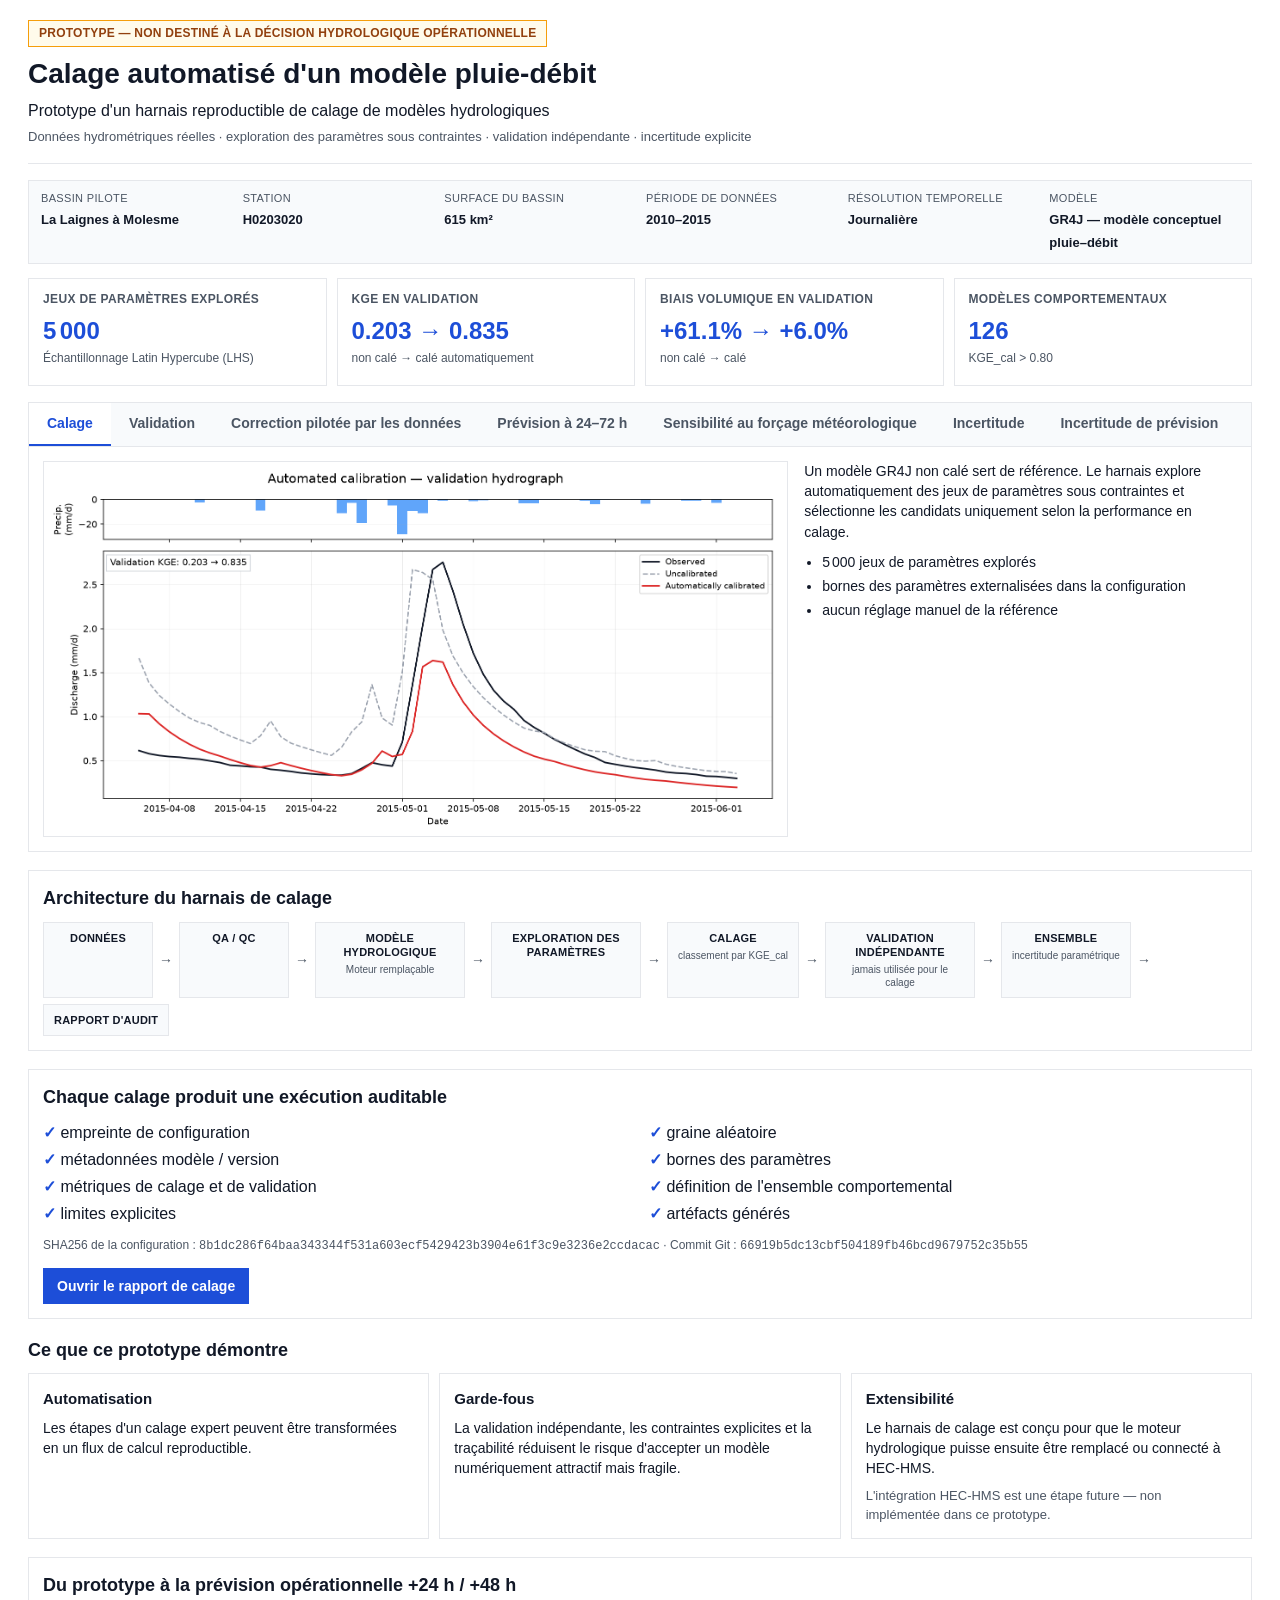
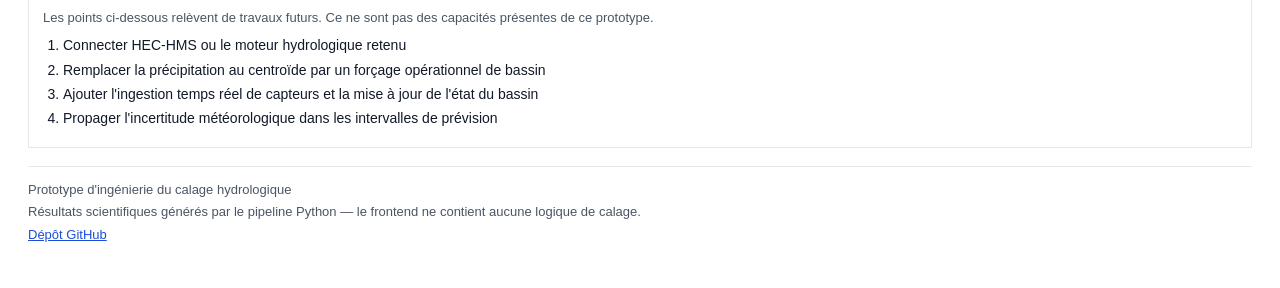
<file: demo/index.html>
<!DOCTYPE html>
<html lang="fr">
<head>
  <meta charset="utf-8" />
  <meta name="viewport" content="width=device-width, initial-scale=1" />
  <title>Calage automatisé d'un modèle pluie-débit</title>
  <link rel="stylesheet" href="style.css" />
</head>
<body>
  <div class="page">
    <header class="hero">
      <div class="badge" id="prototype-badge">PROTOTYPE — NON DESTINÉ À LA DÉCISION HYDROLOGIQUE OPÉRATIONNELLE</div>
      <h1 id="page-title">Calage automatisé d'un modèle pluie-débit</h1>
      <p class="subtitle" id="page-subtitle">
        Prototype d'un harnais reproductible de calage de modèles hydrologiques
      </p>
      <p class="secondary" id="secondary-line">
        Données hydrométriques réelles · exploration des paramètres sous contraintes · validation indépendante · incertitude explicite
      </p>
    </header>

    <section class="basin-context" aria-label="Contexte du bassin">
      <div class="meta-grid">
        <div><span class="label">Bassin pilote</span><strong id="basin-name">—</strong></div>
        <div><span class="label">Station</span><strong id="station-code">—</strong></div>
        <div><span class="label">Surface du bassin</span><strong id="basin-area">—</strong></div>
        <div><span class="label">Période de données</span><strong id="data-period">—</strong></div>
        <div><span class="label">Résolution temporelle</span><strong id="temporal-resolution">—</strong></div>
        <div><span class="label">Modèle</span><strong id="model-label">—</strong></div>
      </div>
    </section>

    <section class="kpi-row" aria-label="Résultats clés">
      <article class="kpi-card">
        <h2>Jeux de paramètres explorés</h2>
        <p class="kpi-value" id="kpi-samples">—</p>
        <p class="kpi-caption">Échantillonnage Latin Hypercube (LHS)</p>
      </article>
      <article class="kpi-card">
        <h2>KGE en validation</h2>
        <p class="kpi-value" id="kpi-kge">—</p>
        <p class="kpi-caption">non calé → calé automatiquement</p>
      </article>
      <article class="kpi-card">
        <h2>Biais volumique en validation</h2>
        <p class="kpi-value" id="kpi-bias">—</p>
        <p class="kpi-caption">non calé → calé</p>
      </article>
      <article class="kpi-card">
        <h2>Modèles comportementaux</h2>
        <p class="kpi-value" id="kpi-behavioral">—</p>
        <p class="kpi-caption" id="kpi-behavioral-caption">KGE_cal &gt; —</p>
      </article>
    </section>

    <section class="story" aria-label="Résultats principaux">
      <div class="tabs" role="tablist">
        <button class="tab active" data-tab="calibration" role="tab" aria-selected="true">Calage</button>
        <button class="tab" data-tab="validation" role="tab" aria-selected="false">Validation</button>
        <button class="tab" data-tab="ml-correction" role="tab" aria-selected="false">Correction pilotée par les données</button>
        <button class="tab" data-tab="forecast-horizons" role="tab" aria-selected="false">Prévision à 24–72 h</button>
        <button class="tab" data-tab="meteo-sensitivity" role="tab" aria-selected="false">Sensibilité au forçage météorologique</button>
        <button class="tab" data-tab="uncertainty" role="tab" aria-selected="false">Incertitude</button>
        <button class="tab" data-tab="forecast-uncertainty" role="tab" aria-selected="false">Incertitude de prévision</button>
      </div>

      <div class="tab-panel active" id="panel-calibration" role="tabpanel">
        <div class="panel-grid">
          <figure>
            <img id="fig-calibration" alt="Impact du calage sur l'hydrogramme de validation" />
          </figure>
          <div class="panel-copy">
            <p>
              Un modèle GR4J non calé sert de référence. Le harnais explore
              automatiquement des jeux de paramètres sous contraintes et sélectionne
              les candidats uniquement selon la performance en calage.
            </p>
            <ul>
              <li id="bullet-samples">— jeux de paramètres explorés</li>
              <li>bornes des paramètres externalisées dans la configuration</li>
              <li>aucun réglage manuel de la référence</li>
            </ul>
          </div>
        </div>
      </div>

      <div class="tab-panel" id="panel-validation" role="tabpanel" hidden>
        <div class="panel-grid">
          <figure>
            <img id="fig-validation" alt="Métriques de calage versus validation indépendante" />
          </figure>
          <div class="panel-copy">
            <p class="callout" id="validation-isolation">
              Les observations de validation ne sont jamais utilisées pour le calage ni pour le classement des paramètres.
            </p>
            <ul>
              <li id="bullet-cal-period">calage : —</li>
              <li id="bullet-val-period">validation : —</li>
              <li>les états du modèle restent continus à la frontière de période</li>
            </ul>
            <p class="highlight">
              Une bonne performance en calage n'est pas acceptée comme preuve
              suffisante de la qualité du modèle.
            </p>
          </div>
        </div>
      </div>

      <div class="tab-panel" id="panel-ml-correction" role="tabpanel" hidden>
        <div class="ml-section" id="ml-correction">
          <header class="ml-header">
            <div>
              <p class="ml-kicker" id="ml-methodology-label">Période de validation · aucun réglage sur la validation</p>
              <h2 id="ml-section-title">CORRECTION PILOTÉE PAR LES DONNÉES</h2>
              <p class="ml-subtitle" id="ml-section-subtitle">
                Une correction statistique peut-elle améliorer un modèle physique calé ?
              </p>
            </div>
            <ol class="ml-pipeline" id="ml-pipeline" aria-label="Séquence méthodologique"></ol>
          </header>

          <p class="ml-scope-note" id="ml-scope-note">
            Expérience de correction résiduelle — la performance opérationnelle de
            prévision dépend de l'horizon et du forçage météorologique.
          </p>

          <div class="ml-grid">
            <div class="ml-primary">
              <h3 class="ml-block-title">Comparaison du KGE en validation</h3>
              <div class="ml-bars" id="ml-kge-bars" role="img" aria-label="KGE en validation par modèle"></div>
              <p class="ml-axis-note">Axe : KGE en validation sur une échelle 0–1 (sans zoom sur le haut de l'échelle).</p>

              <div class="ml-kpi">
                <p class="ml-kpi-value" id="ml-gain-pct">—</p>
                <p class="ml-kpi-label" id="ml-gain-label">—</p>
              </div>

              <div class="ml-steps" id="ml-explanation">
                <article>
                  <h4 id="ml-exp-physical-title">1 — MODÈLE PHYSIQUE</h4>
                  <p id="ml-exp-physical-body">—</p>
                </article>
                <article>
                  <h4 id="ml-exp-residual-title">2 — RÉSIDU</h4>
                  <p class="ml-equation" id="ml-exp-residual-eq">—</p>
                  <p id="ml-exp-residual-body">—</p>
                </article>
                <article>
                  <h4 id="ml-exp-correction-title">3 — CORRECTION PILOTÉE PAR LES DONNÉES</h4>
                  <p id="ml-exp-correction-body">—</p>
                  <p class="ml-equation" id="ml-exp-correction-eq">—</p>
                </article>
              </div>
            </div>

            <aside class="ml-side">
              <div class="ml-acf">
                <h3 id="ml-acf-title">Autocorrélation du résidu</h3>
                <div class="ml-acf-bars" id="ml-acf-bars"></div>
                <p class="ml-acf-caption" id="ml-acf-caption">L'erreur du modèle physique a une mémoire.</p>
              </div>

              <div class="ml-decision">
                <article class="ml-card result">
                  <h3 id="ml-result-heading">Résultat</h3>
                  <p id="ml-result-body">—</p>
                </article>
                <article class="ml-card decision">
                  <h3 id="ml-decision-heading">Décision d'ingénierie</h3>
                  <p id="ml-decision-body">—</p>
                </article>
              </div>

              <div class="ml-arch">
                <h3>Architecture</h3>
                <div class="ml-arch-diagram" aria-hidden="true">
                  <div class="ml-arch-node">Modèle physique <strong>GR4J</strong></div>
                  <div class="ml-arch-arrow">↓</div>
                  <div class="ml-arch-node">Prévision physique</div>
                  <div class="ml-arch-arrow">↓</div>
                  <div class="ml-arch-node">Erreur résiduelle</div>
                  <div class="ml-arch-arrow">↓</div>
                  <div class="ml-arch-node accent" id="ml-residual-layer-label">
                    Correction pilotée par les données<br /><small>Couche statistique / ML simple</small>
                  </div>
                  <div class="ml-arch-arrow">↓</div>
                  <div class="ml-arch-node strong">Prévision hybride</div>
                </div>
                <p class="ml-arch-caption" id="ml-arch-caption">—</p>
              </div>

              <div class="ml-guardrails">
                <h3>Garde-fous méthodologiques</h3>
                <ul class="checklist" id="ml-guardrails-list"></ul>
              </div>
            </aside>
          </div>
        </div>
      </div>

      <div class="tab-panel" id="panel-forecast-horizons" role="tabpanel" hidden>
        <div class="fh-section" id="forecast-horizons">
          <div class="fh-oracle-banner" role="note">
            <p class="fh-oracle-title" id="fh-oracle-title">FORÇAGE MÉTÉOROLOGIQUE ORACLE</p>
            <p class="fh-oracle-body" id="fh-oracle-body">—</p>
            <p class="fh-oracle-emphasis" id="fh-oracle-emphasis">—</p>
          </div>

          <header class="fh-header">
            <div>
              <h2 id="fh-section-title">PRÉVISION À 24, 48 ET 72 HEURES</h2>
              <p class="fh-subtitle" id="fh-section-subtitle">—</p>
            </div>
            <p class="fh-scope-note" id="fh-scope-note">—</p>
          </header>

          <div class="fh-grid">
            <div class="fh-primary">
              <h3 class="fh-block-title" id="fh-chart-title">KGE en validation</h3>
              <div class="fh-chart-wrap">
                <svg id="fh-kge-chart" class="fh-chart" viewBox="0 0 320 140" role="img" aria-label="KGE en validation par horizon"></svg>
                <ul class="fh-legend" id="fh-legend"></ul>
              </div>
              <p class="fh-axis-note" id="fh-axis-note">—</p>

              <div class="fh-kpi-row" id="fh-kpi-cards"></div>

              <div class="fh-degradation">
                <h3>Correction de persistance</h3>
                <p class="fh-deg-range">+24 h → +72 h</p>
                <p class="fh-deg-value">Perte de KGE ≈ <strong id="fh-deg-loss">—</strong></p>
                <p class="fh-deg-caption" id="fh-deg-caption">—</p>
              </div>

              <div class="fh-equation">
                <p class="ml-equation" id="fh-eq-hybrid">—</p>
                <p class="ml-equation" id="fh-eq-persistence">—</p>
                <p class="ml-equation" id="fh-eq-residual">—</p>
                <p class="fh-eq-note" id="fh-eq-note">—</p>
              </div>
            </div>

            <aside class="fh-side">
              <div class="fh-acf">
                <h3 id="fh-acf-title">Autocorrélation du résidu</h3>
                <div class="ml-acf-bars" id="fh-acf-bars"></div>
                <p class="ml-acf-caption" id="fh-acf-explanation">—</p>
              </div>

              <div class="fh-arch">
                <h3>Architecture à l'origine de prévision</h3>
                <div class="fh-arch-diagram" aria-hidden="true">
                  <div class="ml-arch-node strong">origine de prévision t</div>
                  <div class="fh-arch-fork">
                    <div class="fh-arch-col">
                      <div class="ml-arch-node">État hydrologique à t</div>
                      <div class="ml-arch-arrow">↓</div>
                      <div class="ml-arch-node accent">Précipitations futures<br /><small>P ORACLE dans cette expérience</small></div>
                      <div class="ml-arch-arrow">↓</div>
                      <div class="ml-arch-node">GR4J → Qphysical(t+h)</div>
                    </div>
                    <div class="fh-arch-col">
                      <div class="ml-arch-node">résidu observé e(t)</div>
                      <div class="ml-arch-arrow">↓</div>
                      <div class="ml-arch-node">ê_h(t)</div>
                    </div>
                  </div>
                  <div class="ml-arch-arrow">↓</div>
                  <div class="ml-arch-node accent">correction résiduelle</div>
                  <div class="ml-arch-arrow">↓</div>
                  <div class="ml-arch-node strong">Qhybrid(t+h)</div>
                  <div class="fh-horizon-tags">
                    <span>24 h</span><span>48 h</span><span>72 h</span>
                  </div>
                </div>
                <p class="ml-arch-caption" id="fh-arch-caption">—</p>
              </div>

              <div class="fh-highflow">
                <h3>MAE haut débit</h3>
                <p class="fh-hf-note" id="fh-hf-threshold-note">—</p>
                <div id="fh-highflow-table"></div>
                <p class="fh-hf-interp" id="fh-hf-interpretation">—</p>
              </div>

              <div class="ml-decision">
                <article class="ml-card result">
                  <h3 id="fh-result-heading">Résultat</h3>
                  <p id="fh-result-body">—</p>
                </article>
                <article class="ml-card decision">
                  <h3 id="fh-complexity-heading">Complexité du modèle</h3>
                  <p id="fh-complexity-body">—</p>
                </article>
                <article class="ml-card next">
                  <h3 id="fh-next-heading">Question suivante</h3>
                  <p id="fh-next-body">—</p>
                </article>
              </div>
            </aside>
          </div>
        </div>
      </div>

      <div class="tab-panel" id="panel-meteo-sensitivity" role="tabpanel" hidden>
        <div class="ms-section" id="meteo-sensitivity">
          <div class="ms-banner" role="note">
            <p class="ms-banner-title" id="ms-banner-title">ANALYSE DE SENSIBILITÉ SYNTHÉTIQUE AU FORÇAGE MÉTÉOROLOGIQUE</p>
            <p class="ms-banner-body" id="ms-banner-body">—</p>
            <p class="ms-banner-emphasis" id="ms-banner-emphasis">NE CONSTITUE PAS UNE ÉVALUATION D'UN SYSTÈME RÉEL DE PRÉVISION MÉTÉOROLOGIQUE</p>
          </div>

          <header class="ms-header">
            <div>
              <h2 id="ms-section-title">SENSIBILITÉ AU FORÇAGE MÉTÉOROLOGIQUE</h2>
              <p class="ms-subtitle" id="ms-section-subtitle">—</p>
            </div>
            <p class="ms-disclaimer" id="ms-disclaimer">—</p>
          </header>

          <div class="ms-scenario-row" id="ms-scenario-cards"></div>
          <details class="ms-details">
            <summary>Méthodologie des perturbations (paramètres synthétiques)</summary>
            <pre id="ms-method-details">—</pre>
          </details>

          <div class="ms-grid">
            <div class="ms-primary">
              <h3 class="fh-block-title" id="ms-chart-title">GR4J physique — KGE en validation</h3>
              <div class="fh-chart-wrap">
                <svg id="ms-kge-chart" class="fh-chart" viewBox="0 0 320 140" role="img" aria-label="KGE physique par scénario météo"></svg>
                <ul class="fh-legend" id="ms-legend"></ul>
              </div>
              <p class="fh-axis-note" id="ms-axis-note">—</p>

              <div class="ms-hero" id="ms-hero">
                <h3 id="ms-hero-label">—</h3>
                <div class="ms-hero-grid">
                  <div><span>Oracle</span><strong id="ms-hero-oracle">—</strong></div>
                  <div><span>Fort</span><strong id="ms-hero-strong">—</strong></div>
                  <div><span>ΔKGE</span><strong id="ms-hero-delta">—</strong></div>
                </div>
                <p id="ms-hero-statement">—</p>
              </div>

              <div class="fh-kpi-row" id="ms-loss-cards"></div>
              <p class="ms-loss-label" id="ms-loss-label">—</p>

              <div class="ms-mc">
                <h3>Monte Carlo — forçage fort · +72 h · physique</h3>
                <div class="ms-mc-band" id="ms-mc-band" aria-label="KGE p10 médiane p90"></div>
                <p class="ms-mc-stats">
                  p10 <strong id="ms-mc-p10">—</strong>
                  · médiane <strong id="ms-mc-median">—</strong>
                  · p90 <strong id="ms-mc-p90">—</strong>
                  · étendue <strong id="ms-mc-spread">—</strong>
                </p>
                <p class="ms-mc-caption" id="ms-mc-caption-n">—</p>
                <p class="ms-mc-caption" id="ms-mc-caption-spread">—</p>
              </div>

              <div class="ms-persist">
                <h3>Persistance du résidu sous forçage imparfait</h3>
                <div id="ms-persist-table"></div>
                <p class="fh-hf-interp" id="ms-persist-interp">—</p>
              </div>
            </div>

            <aside class="ms-side">
              <div class="ms-complexity">
                <h3 id="ms-complexity-heading">Complexité du modèle</h3>
                <p id="ms-complexity-body">—</p>
                <p class="ms-complexity-metric">
                  max |Ridge − Persistance| KGE =
                  <strong id="ms-ridge-max">—</strong>
                </p>
                <p class="ms-mc-caption" id="ms-complexity-footnote">—</p>
              </div>

              <div class="ms-scale">
                <h3 id="ms-scale-title">SOURCE DE VARIABILITÉ</h3>
                <p class="ms-scale-sub" id="ms-scale-subtitle">—</p>
                <div class="ms-scale-row">
                  <span id="ms-scale-meteo-label">Météo synthétique</span>
                  <div class="ms-scale-track"><div class="ms-scale-fill meteo" id="ms-scale-meteo-bar"></div></div>
                  <strong id="ms-scale-meteo-val">—</strong>
                </div>
                <div class="ms-scale-row">
                  <span id="ms-scale-resid-label">Modèle résiduel</span>
                  <div class="ms-scale-track"><div class="ms-scale-fill resid" id="ms-scale-resid-bar"></div></div>
                  <strong id="ms-scale-resid-val">—</strong>
                </div>
                <p class="ms-mc-caption" id="ms-scale-note">—</p>
              </div>

              <div class="ms-highflow">
                <h3>MAE haut débit · Oracle vs Fort</h3>
                <p class="fh-hf-note" id="ms-hf-threshold">—</p>
                <div id="ms-highflow-table"></div>
                <p class="fh-hf-interp" id="ms-hf-interp">—</p>
              </div>

              <div class="ms-arch">
                <h3>Chaîne de prévision STRYMO</h3>
                <div class="ms-arch-diagram" aria-hidden="true">
                  <div class="ml-arch-node">Q temps réel</div>
                  <div class="ml-arch-arrow">↓</div>
                  <div class="ml-arch-node">État hydrologique</div>
                  <div class="ms-nwp-box">
                    <div class="ml-arch-node accent">NWP / QPF</div>
                    <p class="ms-nwp-label" id="ms-nwp-label">SOURCE D'INCERTITUDE MAJEURE</p>
                  </div>
                  <div class="ml-arch-arrow">↓</div>
                  <div class="ml-arch-node">Modèle physique → Q physique</div>
                  <div class="ml-arch-arrow">↓</div>
                  <div class="ml-arch-node">Correction résiduelle</div>
                  <div class="ml-arch-arrow">↓</div>
                  <div class="ml-arch-node strong">Prévision ponctuelle +24 / +48 / +72 h</div>
                </div>
                <p class="ml-arch-caption" id="ms-arch-caption">—</p>
              </div>

              <div class="ml-decision">
                <article class="ml-card result">
                  <h3 id="ms-result-heading">Résultat</h3>
                  <p id="ms-result-body">—</p>
                </article>
                <article class="ml-card decision">
                  <h3 id="ms-eng-heading">Décision d'ingénierie</h3>
                  <p id="ms-eng-body">—</p>
                </article>
                <article class="ml-card decision">
                  <h3 id="ms-ml-heading">Décision ML</h3>
                  <p id="ms-ml-body">—</p>
                </article>
                <article class="ml-card next">
                  <h3 id="ms-next-heading">Question suivante</h3>
                  <p id="ms-next-body">—</p>
                  <p class="ms-next-lead" id="ms-next-lead">—</p>
                </article>
              </div>
            </aside>
          </div>
        </div>
      </div>

      <div class="tab-panel" id="panel-uncertainty" role="tabpanel" hidden>
        <div class="panel-grid">
          <figure>
            <img id="fig-uncertainty" alt="Enveloppe d'incertitude paramétrique en validation" />
          </figure>
          <div class="panel-copy">
            <p id="behavioral-envelope">
              L'enveloppe comportementale représente uniquement la dispersion paramétrique.
            </p>
            <ul>
              <li id="bullet-behavioral">— jeux de paramètres comportementaux</li>
              <li id="bullet-coverage">Couverture empirique en validation : —</li>
              <li id="bullet-envelope">q05–q95 N'EST PAS un intervalle de prédiction calibré à 90 %</li>
            </ul>
            <p class="warning" id="parametric-limitation">
              N'inclut pas les incertitudes liées aux précipitations, aux observations,
              à l'état initial ni à la structure du modèle.
            </p>
          </div>
        </div>
      </div>

      <div class="tab-panel" id="panel-forecast-uncertainty" role="tabpanel" hidden>
        <div class="fu-section" id="forecast-uncertainty">
          <header class="fu-top">
            <div>
              <h2 id="fu-section-title">INCERTITUDE DE PRÉVISION</h2>
              <p class="fu-subtitle" id="fu-section-subtitle">—</p>
            </div>
            <div class="fu-nominal-box">
              <div>
                <span class="fu-kicker">Couverture nominale</span>
                <strong id="fu-target">90%</strong>
              </div>
              <div>
                <span class="fu-kicker">Couverture empirique</span>
                <strong class="fu-emp-label">sur validation non utilisée pour le calage</strong>
              </div>
            </div>
          </header>
          <p class="fu-calib-note" id="fu-calib-note">—</p>
          <p class="fu-central" id="fu-central">—</p>
          <div class="fu-rs-row">
            <p id="fu-reliability-def">—</p>
            <p id="fu-sharpness-def">—</p>
          </div>

          <div class="fu-grid">
            <div class="fu-primary">
              <h3 class="fh-block-title">Couverture à 90 % — forçage oracle</h3>
              <p class="fu-target-line">CIBLE = <strong id="fu-target-inline">90%</strong></p>
              <div id="fu-coverage-bars" class="fu-coverage-bars"></div>

              <div class="fu-method-cards" id="fu-method-cards"></div>

              <div class="fu-hero">
                <p class="fu-pref-label" id="fu-pref-label">préféré après comparaison en validation</p>
                <h3>+24 h · <span id="fu-hero-method">—</span></h3>
                <div class="fu-hero-grid">
                  <div><span>NOMINALE</span><strong id="fu-hero-nominal">—</strong></div>
                  <div><span>EMPIRIQUE</span><strong id="fu-hero-empirical">—</strong></div>
                  <div><span>LARGEUR MOYENNE</span><strong id="fu-hero-width">—</strong></div>
                </div>
                <p>Erreur de couverture : <strong id="fu-hero-error">—</strong></p>
                <p class="fu-caveat" id="fu-hero-caveat">—</p>
              </div>

              <div class="fu-before-after">
                <div class="fu-ba-col">
                  <h4>Dispersion paramétrique</h4>
                  <p>ensemble comportemental q05–q95</p>
                  <p class="fu-ba-cov">couverture empirique ≈ <strong id="fu-ba-before">—</strong></p>
                </div>
                <div class="fu-ba-arrow">↓</div>
                <div class="fu-ba-col">
                  <h4>Incertitude prédictive</h4>
                  <p id="fu-ba-method">—</p>
                  <p class="fu-ba-cov">couverture empirique ≈ <strong id="fu-ba-after">—</strong></p>
                </div>
                <p class="fu-ba-caption" id="fu-ba-caption">—</p>
                <p class="fu-ba-note" id="fu-ba-note">—</p>
              </div>

              <div class="fu-reliability">
                <h3>Diagnostic de fiabilité</h3>
                <p id="fu-rel-explain">—</p>
                <figure class="fu-figure" id="fu-rel-figure-wrap" hidden>
                  <img id="fu-rel-figure" alt="Diagramme de fiabilité" />
                </figure>
                <div id="fu-rel-points" class="fu-rel-points"></div>
              </div>

              <div class="fu-sharpness">
                <h3>Précision de l'intervalle à +24 h (nominale 90 %)</h3>
                <div id="fu-sharp-table"></div>
                <p class="fu-note" id="fu-sharp-note">—</p>
              </div>
            </div>

            <aside class="fu-side">
              <div class="fu-regime-warn" role="alert">
                <h3>⚠ <span id="fu-regime-title">DÉPENDANCE AU RÉGIME HYDROLOGIQUE</span></h3>
                <p id="fu-regime-warning">—</p>
                <div class="fu-regime-grid">
                  <div><span>GLOBALE</span><strong id="fu-reg-overall">—</strong></div>
                  <div class="is-bad"><span>HAUT DÉBIT</span><strong id="fu-reg-high">—</strong></div>
                  <div><span>DÉBIT NORMAL</span><strong id="fu-reg-normal">—</strong></div>
                  <div><span>ÉTIAGE</span><strong id="fu-reg-low">—</strong></div>
                </div>
                <p class="fu-note" id="fu-reg-threshold">—</p>
                <p id="fu-regime-why">—</p>
              </div>

              <div class="fu-extremes">
                <h3>Audit des événements extrêmes (+24 h)</h3>
                <div id="fu-extreme-table"></div>
              </div>

              <div class="fu-meteo">
                <h3>Oracle vs forçage modéré</h3>
                <div id="fu-meteo-table"></div>
                <p id="fu-meteo-msg">—</p>
                <p class="fu-note" id="fu-meteo-follow">—</p>
              </div>

              <div class="fu-sources">
                <h3 id="fu-sources-heading">—</h3>
                <div id="fu-sources-list"></div>
                <p class="fu-note" id="fu-sources-future">—</p>
              </div>

              <div class="fu-arch">
                <h3>Chaîne STRYMO finale</h3>
                <div class="fu-arch-diagram" aria-hidden="true">
                  <div class="ml-arch-node">OBSERVATIONS → QUALITÉ DES DONNÉES → MISE À JOUR DE L'ÉTAT</div>
                  <div class="ms-nwp-box">
                    <div class="ml-arch-node accent">NWP / QPF RÉELS</div>
                  </div>
                  <div class="ml-arch-arrow">↓</div>
                  <div class="ml-arch-node">MODÈLE PHYSIQUE → Q PHYSIQUE</div>
                  <div class="ml-arch-arrow">↓</div>
                  <div class="ml-arch-node">CORRECTION RÉSIDUELLE → PRÉVISION PONCTUELLE</div>
                  <div class="ml-arch-arrow">↓</div>
                  <div class="ml-arch-node accent">CALIBRATION DE L'INCERTITUDE</div>
                  <div class="ml-arch-arrow">↓</div>
                  <div class="ml-arch-node strong">INTERVALLE DE PRÉDICTION → STRYMO</div>
                </div>
                <p class="ml-arch-caption" id="fu-arch-caption">—</p>
              </div>

              <div class="ml-decision">
                <article class="ml-card result">
                  <h3 id="fu-result-heading">Résultat</h3>
                  <p id="fu-result-body">—</p>
                </article>
                <article class="ml-card decision">
                  <h3 id="fu-decision-heading">Décision</h3>
                  <p id="fu-decision-body">—</p>
                </article>
                <article class="ml-card decision">
                  <h3 id="fu-limit-heading">Limite</h3>
                  <p id="fu-limit-body">—</p>
                </article>
              </div>

              <p class="fu-takeaway" id="fu-takeaway">—</p>
            </aside>
          </div>
        </div>
      </div>
    </section>

    <section class="architecture" aria-label="Architecture">
      <h2>Architecture du harnais de calage</h2>
      <div class="arch-strip">
        <div class="arch-node"><strong>DONNÉES</strong></div>
        <span class="arch-arrow">→</span>
        <div class="arch-node"><strong>QA / QC</strong></div>
        <span class="arch-arrow">→</span>
        <div class="arch-node">
          <strong>MODÈLE HYDROLOGIQUE</strong>
          <small>Moteur remplaçable</small>
        </div>
        <span class="arch-arrow">→</span>
        <div class="arch-node"><strong>EXPLORATION DES PARAMÈTRES</strong></div>
        <span class="arch-arrow">→</span>
        <div class="arch-node">
          <strong>CALAGE</strong>
          <small>classement par KGE_cal</small>
        </div>
        <span class="arch-arrow">→</span>
        <div class="arch-node">
          <strong>VALIDATION INDÉPENDANTE</strong>
          <small>jamais utilisée pour le calage</small>
        </div>
        <span class="arch-arrow">→</span>
        <div class="arch-node">
          <strong>ENSEMBLE</strong>
          <small>incertitude paramétrique</small>
        </div>
        <span class="arch-arrow">→</span>
        <div class="arch-node"><strong>RAPPORT D'AUDIT</strong></div>
      </div>
    </section>

    <section class="audit" aria-label="Traçabilité">
      <h2>Chaque calage produit une exécution auditable</h2>
      <ul class="checklist">
        <li>empreinte de configuration</li>
        <li>graine aléatoire</li>
        <li>métadonnées modèle / version</li>
        <li>bornes des paramètres</li>
        <li>métriques de calage et de validation</li>
        <li>définition de l'ensemble comportemental</li>
        <li>limites explicites</li>
        <li>artéfacts générés</li>
      </ul>
      <p class="meta-line">
        SHA256 de la configuration : <code id="config-hash">—</code>
        · Commit Git : <code id="git-commit">—</code>
      </p>
      <a class="button" id="report-link" href="assets/rapport_calage.html">Ouvrir le rapport de calage</a>
    </section>

    <section class="proves" aria-label="Ce que ce prototype démontre">
      <h2>Ce que ce prototype démontre</h2>
      <div class="three-cards">
        <article>
          <h3>Automatisation</h3>
          <p>
            Les étapes d'un calage expert peuvent être transformées en un flux
            de calcul reproductible.
          </p>
        </article>
        <article>
          <h3>Garde-fous</h3>
          <p>
            La validation indépendante, les contraintes explicites et la traçabilité
            réduisent le risque d'accepter un modèle numériquement attractif mais fragile.
          </p>
        </article>
        <article>
          <h3>Extensibilité</h3>
          <p>
            Le harnais de calage est conçu pour que le moteur hydrologique puisse
            ensuite être remplacé ou connecté à HEC-HMS.
          </p>
          <p class="note">L'intégration HEC-HMS est une étape future — non implémentée dans ce prototype.</p>
        </article>
      </div>
    </section>

    <section class="next-step" aria-label="Étape suivante vers le système cible">
      <h2>Du prototype à la prévision opérationnelle +24 h / +48 h</h2>
      <p class="note">
        Les points ci-dessous relèvent de travaux futurs. Ce ne sont pas des
        capacités présentes de ce prototype.
      </p>
      <ol>
        <li>Connecter HEC-HMS ou le moteur hydrologique retenu</li>
        <li>Remplacer la précipitation au centroïde par un forçage opérationnel de bassin</li>
        <li>Ajouter l'ingestion temps réel de capteurs et la mise à jour de l'état du bassin</li>
        <li>Propager l'incertitude météorologique dans les intervalles de prévision</li>
      </ol>
    </section>

    <footer class="footer">
      <p>Prototype d'ingénierie du calage hydrologique</p>
      <p>
        Résultats scientifiques générés par le pipeline Python — le frontend ne
        contient aucune logique de calage.
      </p>
      <p>
        <a id="github-link" href="#" rel="noopener noreferrer">Dépôt GitHub</a>
        <span id="github-placeholder" hidden>URL GitHub non configurée</span>
      </p>
    </footer>

    <p id="load-error" class="load-error" hidden></p>
  </div>
  <script src="app.js"></script>
</body>
</html>
</file>
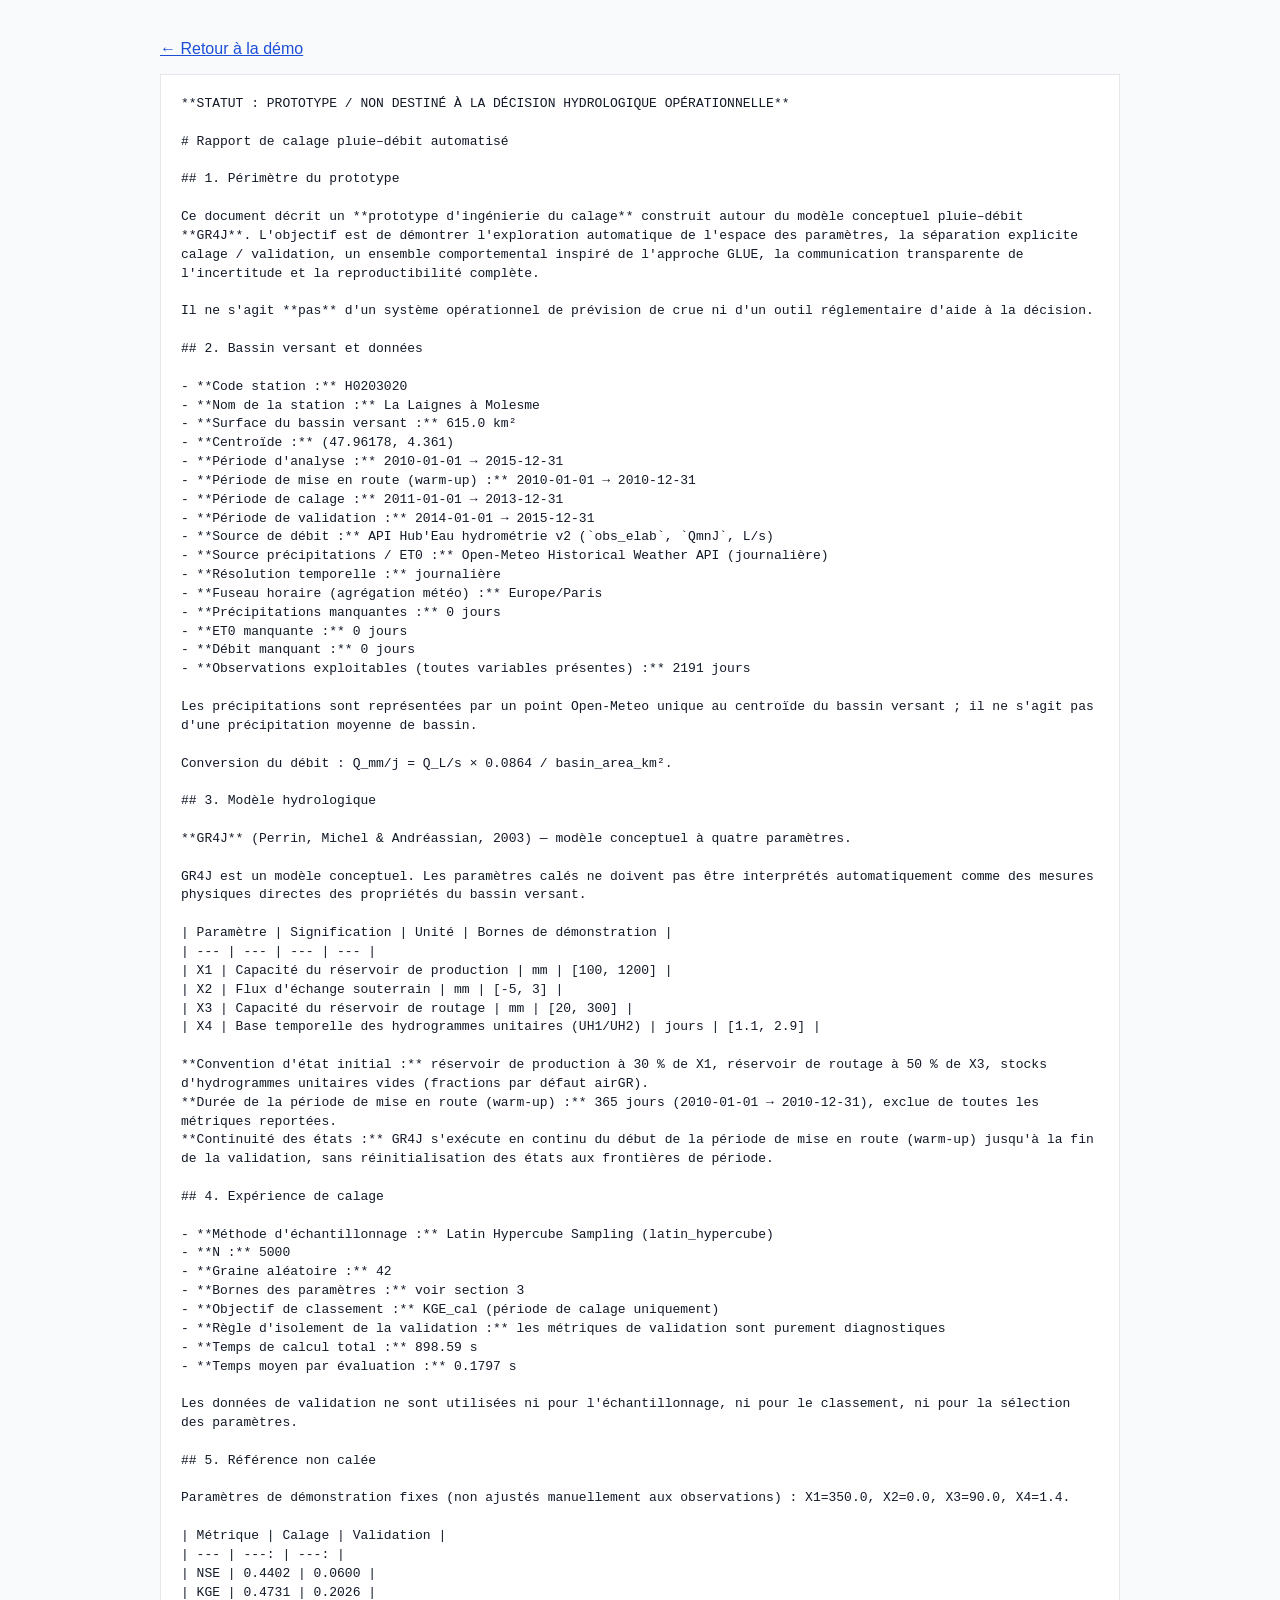
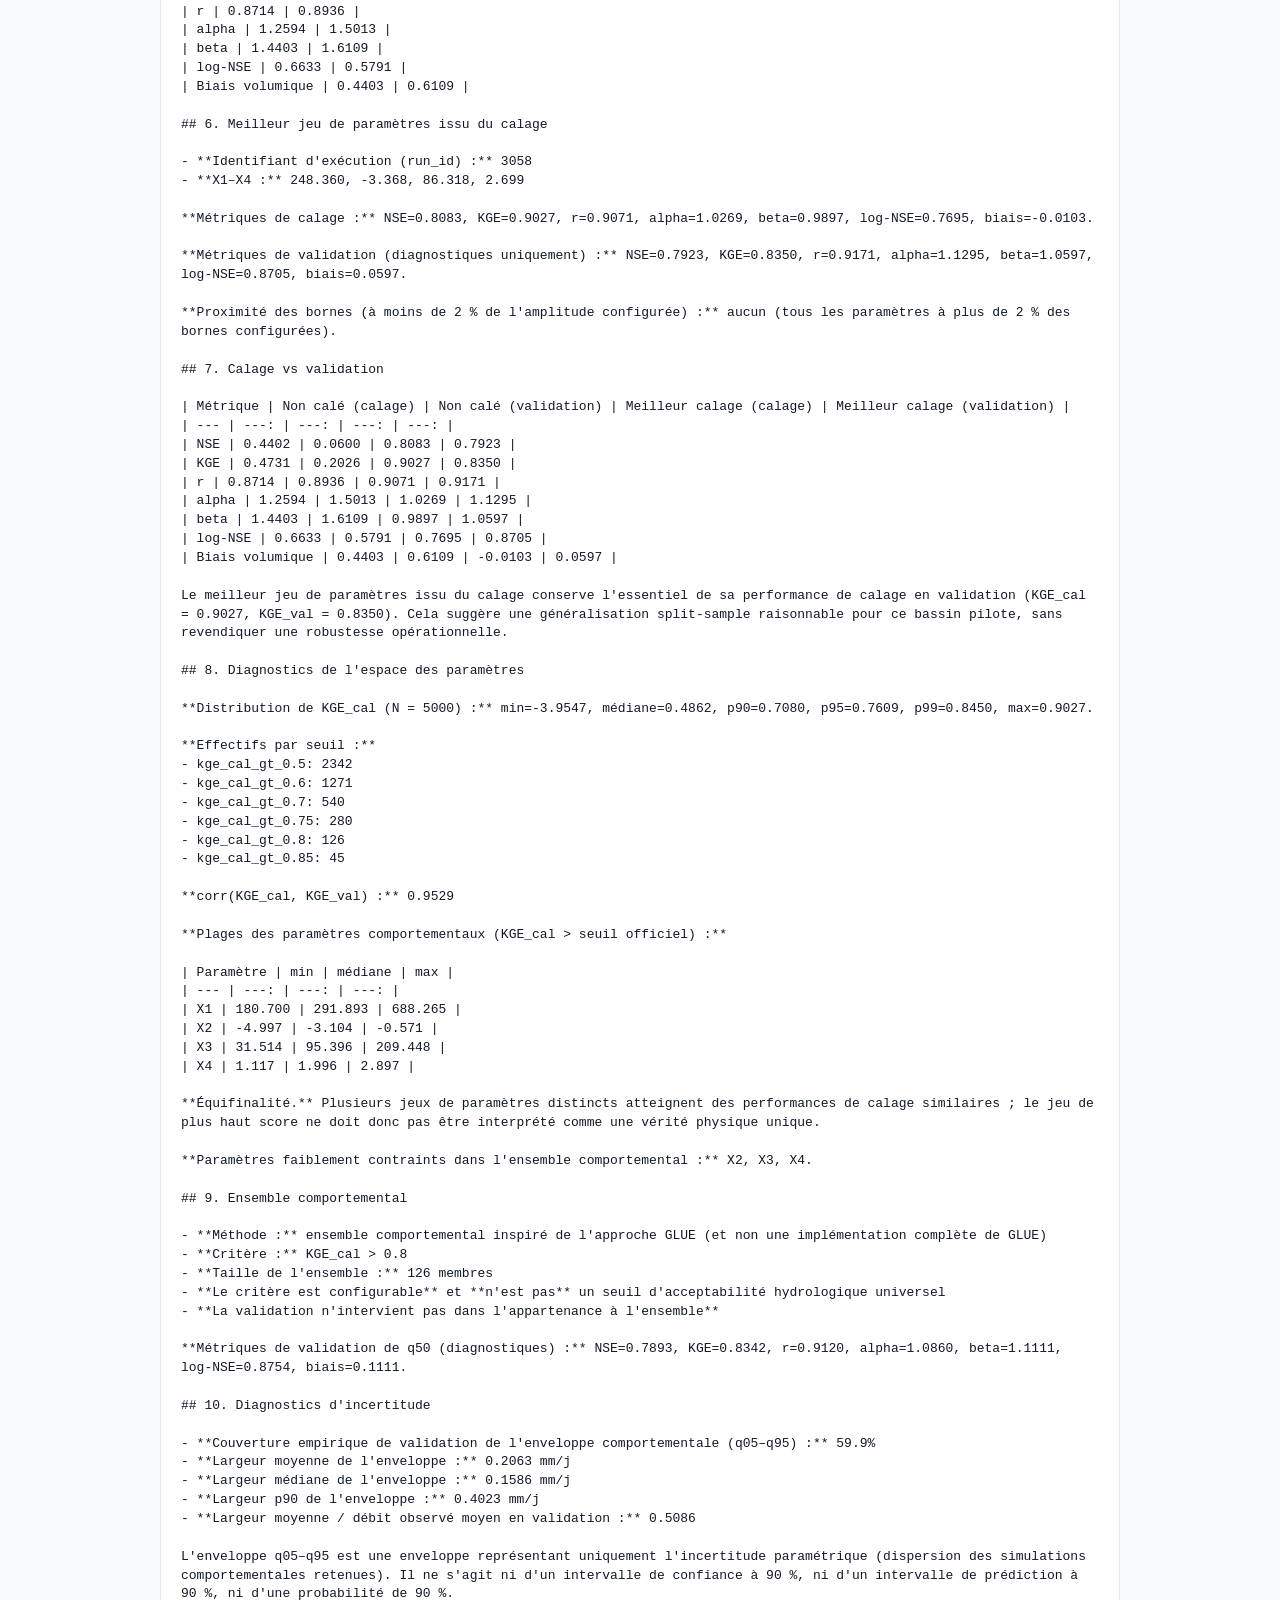
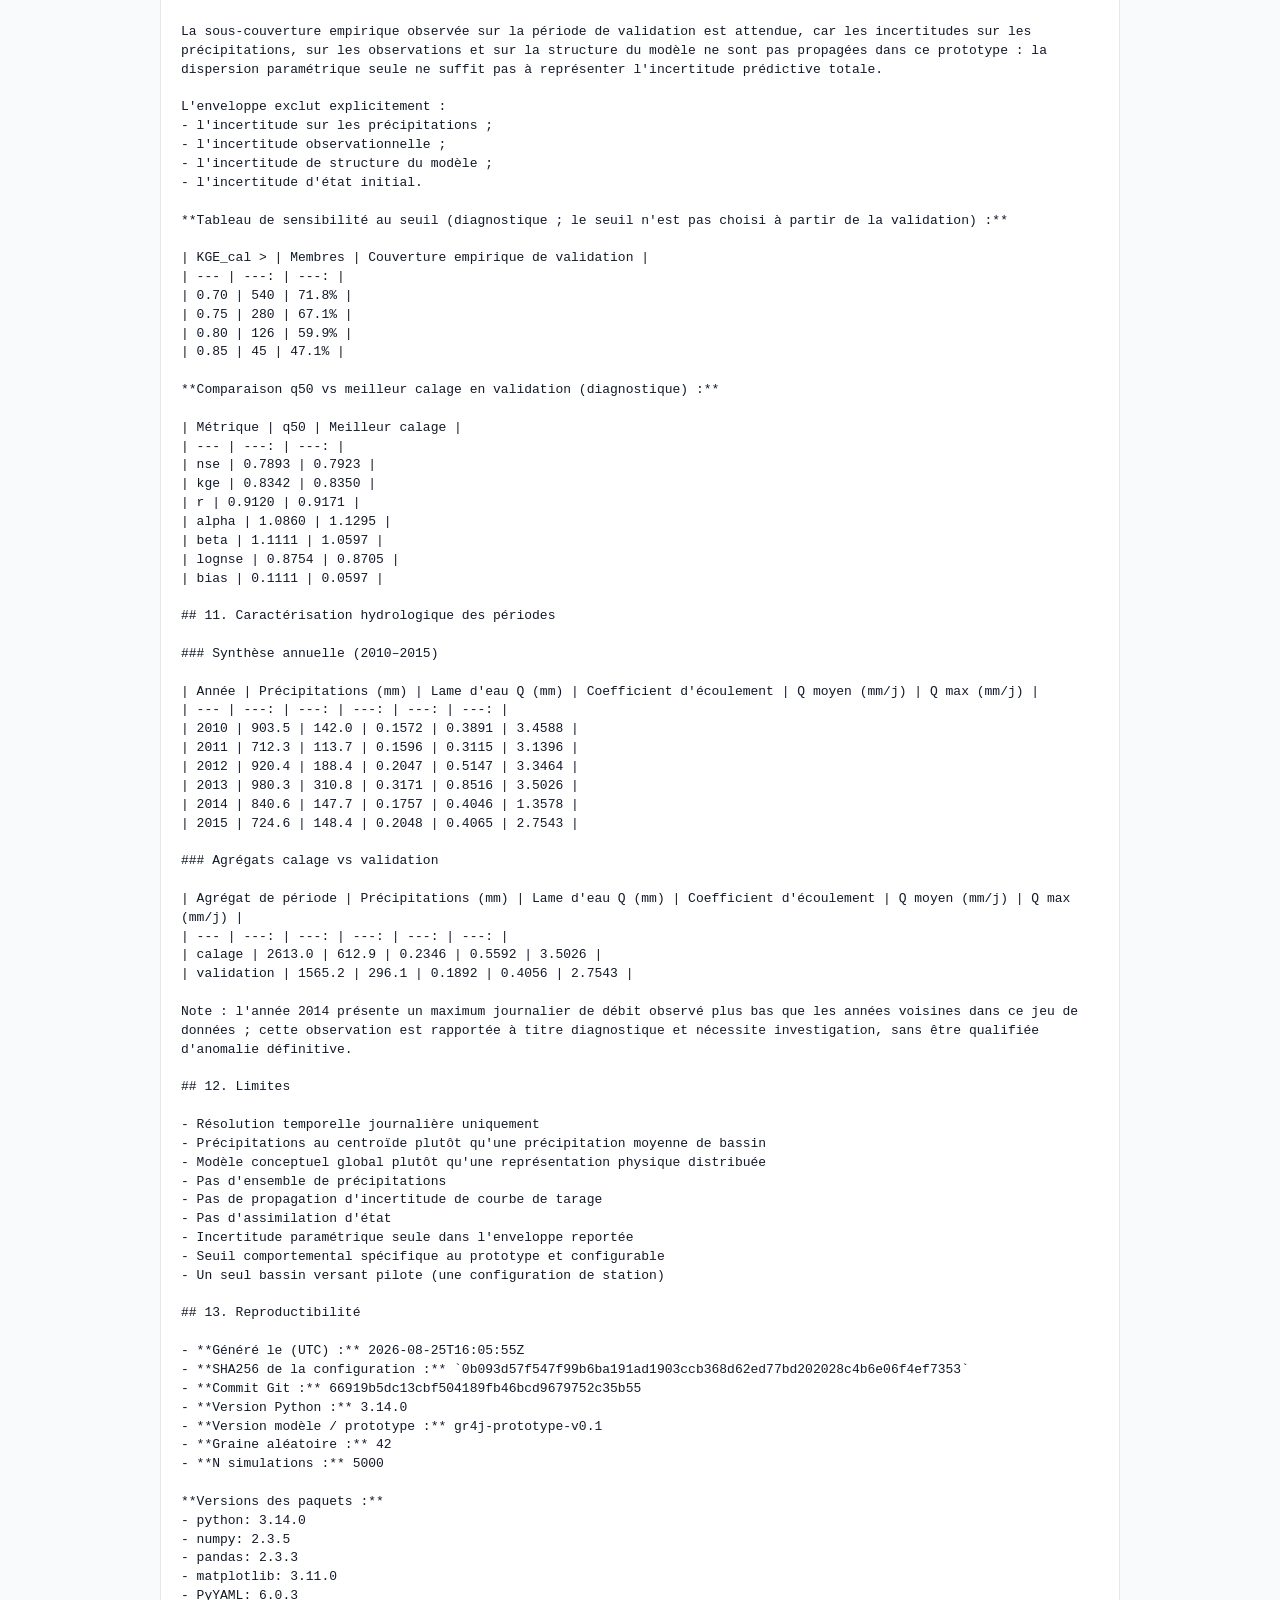
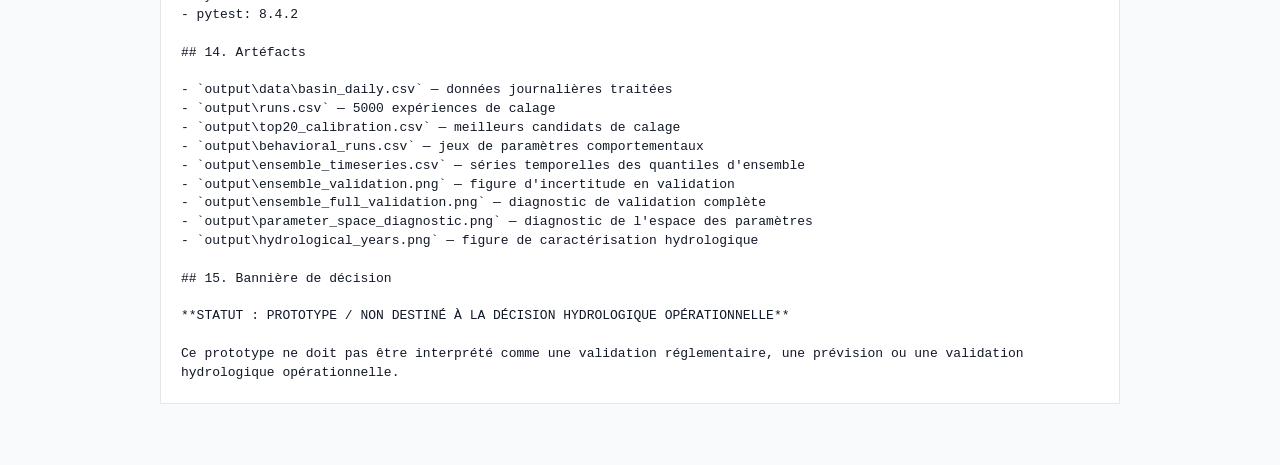
<file: demo/assets/rapport_calage.html>
<!DOCTYPE html>
<html lang="fr">
<head>
  <meta charset="utf-8" />
  <meta name="viewport" content="width=device-width, initial-scale=1" />
  <title>Rapport de calage</title>
  <style>
    body {
      margin: 0;
      background: #f8fafc;
      color: #111827;
      font-family: "Segoe UI", Calibri, Arial, sans-serif;
    }
    main {
      max-width: 960px;
      margin: 0 auto;
      padding: 24px 20px 48px;
    }
    pre {
      white-space: pre-wrap;
      word-wrap: break-word;
      background: #ffffff;
      border: 1px solid #e5e7eb;
      padding: 20px;
      line-height: 1.45;
      font-size: 13px;
    }
    a { color: #1d4ed8; }
  </style>
</head>
<body>
  <main>
    <p><a href="../index.html">← Retour à la démo</a></p>
    <pre>**STATUT : PROTOTYPE / NON DESTINÉ À LA DÉCISION HYDROLOGIQUE OPÉRATIONNELLE**

# Rapport de calage pluie–débit automatisé

## 1. Périmètre du prototype

Ce document décrit un **prototype d&#x27;ingénierie du calage** construit autour du modèle conceptuel pluie–débit **GR4J**. L&#x27;objectif est de démontrer l&#x27;exploration automatique de l&#x27;espace des paramètres, la séparation explicite calage / validation, un ensemble comportemental inspiré de l&#x27;approche GLUE, la communication transparente de l&#x27;incertitude et la reproductibilité complète.

Il ne s&#x27;agit **pas** d&#x27;un système opérationnel de prévision de crue ni d&#x27;un outil réglementaire d&#x27;aide à la décision.

## 2. Bassin versant et données

- **Code station :** H0203020
- **Nom de la station :** La Laignes à Molesme
- **Surface du bassin versant :** 615.0 km²
- **Centroïde :** (47.96178, 4.361)
- **Période d&#x27;analyse :** 2010-01-01 → 2015-12-31
- **Période de mise en route (warm-up) :** 2010-01-01 → 2010-12-31
- **Période de calage :** 2011-01-01 → 2013-12-31
- **Période de validation :** 2014-01-01 → 2015-12-31
- **Source de débit :** API Hub&#x27;Eau hydrométrie v2 (`obs_elab`, `QmnJ`, L/s)
- **Source précipitations / ET0 :** Open-Meteo Historical Weather API (journalière)
- **Résolution temporelle :** journalière
- **Fuseau horaire (agrégation météo) :** Europe/Paris
- **Précipitations manquantes :** 0 jours
- **ET0 manquante :** 0 jours
- **Débit manquant :** 0 jours
- **Observations exploitables (toutes variables présentes) :** 2191 jours

Les précipitations sont représentées par un point Open-Meteo unique au centroïde du bassin versant ; il ne s&#x27;agit pas d&#x27;une précipitation moyenne de bassin.

Conversion du débit : Q_mm/j = Q_L/s × 0.0864 / basin_area_km².

## 3. Modèle hydrologique

**GR4J** (Perrin, Michel &amp; Andréassian, 2003) — modèle conceptuel à quatre paramètres.

GR4J est un modèle conceptuel. Les paramètres calés ne doivent pas être interprétés automatiquement comme des mesures physiques directes des propriétés du bassin versant.

| Paramètre | Signification | Unité | Bornes de démonstration |
| --- | --- | --- | --- |
| X1 | Capacité du réservoir de production | mm | [100, 1200] |
| X2 | Flux d&#x27;échange souterrain | mm | [-5, 3] |
| X3 | Capacité du réservoir de routage | mm | [20, 300] |
| X4 | Base temporelle des hydrogrammes unitaires (UH1/UH2) | jours | [1.1, 2.9] |

**Convention d&#x27;état initial :** réservoir de production à 30 % de X1, réservoir de routage à 50 % de X3, stocks d&#x27;hydrogrammes unitaires vides (fractions par défaut airGR).
**Durée de la période de mise en route (warm-up) :** 365 jours (2010-01-01 → 2010-12-31), exclue de toutes les métriques reportées.
**Continuité des états :** GR4J s&#x27;exécute en continu du début de la période de mise en route (warm-up) jusqu&#x27;à la fin de la validation, sans réinitialisation des états aux frontières de période.

## 4. Expérience de calage

- **Méthode d&#x27;échantillonnage :** Latin Hypercube Sampling (latin_hypercube)
- **N :** 5000
- **Graine aléatoire :** 42
- **Bornes des paramètres :** voir section 3
- **Objectif de classement :** KGE_cal (période de calage uniquement)
- **Règle d&#x27;isolement de la validation :** les métriques de validation sont purement diagnostiques
- **Temps de calcul total :** 898.59 s
- **Temps moyen par évaluation :** 0.1797 s

Les données de validation ne sont utilisées ni pour l&#x27;échantillonnage, ni pour le classement, ni pour la sélection des paramètres.

## 5. Référence non calée

Paramètres de démonstration fixes (non ajustés manuellement aux observations) : X1=350.0, X2=0.0, X3=90.0, X4=1.4.

| Métrique | Calage | Validation |
| --- | ---: | ---: |
| NSE | 0.4402 | 0.0600 |
| KGE | 0.4731 | 0.2026 |
| r | 0.8714 | 0.8936 |
| alpha | 1.2594 | 1.5013 |
| beta | 1.4403 | 1.6109 |
| log-NSE | 0.6633 | 0.5791 |
| Biais volumique | 0.4403 | 0.6109 |

## 6. Meilleur jeu de paramètres issu du calage

- **Identifiant d&#x27;exécution (run_id) :** 3058
- **X1–X4 :** 248.360, -3.368, 86.318, 2.699

**Métriques de calage :** NSE=0.8083, KGE=0.9027, r=0.9071, alpha=1.0269, beta=0.9897, log-NSE=0.7695, biais=-0.0103.

**Métriques de validation (diagnostiques uniquement) :** NSE=0.7923, KGE=0.8350, r=0.9171, alpha=1.1295, beta=1.0597, log-NSE=0.8705, biais=0.0597.

**Proximité des bornes (à moins de 2 % de l&#x27;amplitude configurée) :** aucun (tous les paramètres à plus de 2 % des bornes configurées).

## 7. Calage vs validation

| Métrique | Non calé (calage) | Non calé (validation) | Meilleur calage (calage) | Meilleur calage (validation) |
| --- | ---: | ---: | ---: | ---: |
| NSE | 0.4402 | 0.0600 | 0.8083 | 0.7923 |
| KGE | 0.4731 | 0.2026 | 0.9027 | 0.8350 |
| r | 0.8714 | 0.8936 | 0.9071 | 0.9171 |
| alpha | 1.2594 | 1.5013 | 1.0269 | 1.1295 |
| beta | 1.4403 | 1.6109 | 0.9897 | 1.0597 |
| log-NSE | 0.6633 | 0.5791 | 0.7695 | 0.8705 |
| Biais volumique | 0.4403 | 0.6109 | -0.0103 | 0.0597 |

Le meilleur jeu de paramètres issu du calage conserve l&#x27;essentiel de sa performance de calage en validation (KGE_cal = 0.9027, KGE_val = 0.8350). Cela suggère une généralisation split-sample raisonnable pour ce bassin pilote, sans revendiquer une robustesse opérationnelle.

## 8. Diagnostics de l&#x27;espace des paramètres

**Distribution de KGE_cal (N = 5000) :** min=-3.9547, médiane=0.4862, p90=0.7080, p95=0.7609, p99=0.8450, max=0.9027.

**Effectifs par seuil :**
- kge_cal_gt_0.5: 2342
- kge_cal_gt_0.6: 1271
- kge_cal_gt_0.7: 540
- kge_cal_gt_0.75: 280
- kge_cal_gt_0.8: 126
- kge_cal_gt_0.85: 45

**corr(KGE_cal, KGE_val) :** 0.9529

**Plages des paramètres comportementaux (KGE_cal &gt; seuil officiel) :**

| Paramètre | min | médiane | max |
| --- | ---: | ---: | ---: |
| X1 | 180.700 | 291.893 | 688.265 |
| X2 | -4.997 | -3.104 | -0.571 |
| X3 | 31.514 | 95.396 | 209.448 |
| X4 | 1.117 | 1.996 | 2.897 |

**Équifinalité.** Plusieurs jeux de paramètres distincts atteignent des performances de calage similaires ; le jeu de plus haut score ne doit donc pas être interprété comme une vérité physique unique.

**Paramètres faiblement contraints dans l&#x27;ensemble comportemental :** X2, X3, X4.

## 9. Ensemble comportemental

- **Méthode :** ensemble comportemental inspiré de l&#x27;approche GLUE (et non une implémentation complète de GLUE)
- **Critère :** KGE_cal &gt; 0.8
- **Taille de l&#x27;ensemble :** 126 membres
- **Le critère est configurable** et **n&#x27;est pas** un seuil d&#x27;acceptabilité hydrologique universel
- **La validation n&#x27;intervient pas dans l&#x27;appartenance à l&#x27;ensemble**

**Métriques de validation de q50 (diagnostiques) :** NSE=0.7893, KGE=0.8342, r=0.9120, alpha=1.0860, beta=1.1111, log-NSE=0.8754, biais=0.1111.

## 10. Diagnostics d&#x27;incertitude

- **Couverture empirique de validation de l&#x27;enveloppe comportementale (q05–q95) :** 59.9%
- **Largeur moyenne de l&#x27;enveloppe :** 0.2063 mm/j
- **Largeur médiane de l&#x27;enveloppe :** 0.1586 mm/j
- **Largeur p90 de l&#x27;enveloppe :** 0.4023 mm/j
- **Largeur moyenne / débit observé moyen en validation :** 0.5086

L&#x27;enveloppe q05–q95 est une enveloppe représentant uniquement l&#x27;incertitude paramétrique (dispersion des simulations comportementales retenues). Il ne s&#x27;agit ni d&#x27;un intervalle de confiance à 90 %, ni d&#x27;un intervalle de prédiction à 90 %, ni d&#x27;une probabilité de 90 %.

La sous-couverture empirique observée sur la période de validation est attendue, car les incertitudes sur les précipitations, sur les observations et sur la structure du modèle ne sont pas propagées dans ce prototype : la dispersion paramétrique seule ne suffit pas à représenter l&#x27;incertitude prédictive totale.

L&#x27;enveloppe exclut explicitement :
- l&#x27;incertitude sur les précipitations ;
- l&#x27;incertitude observationnelle ;
- l&#x27;incertitude de structure du modèle ;
- l&#x27;incertitude d&#x27;état initial.

**Tableau de sensibilité au seuil (diagnostique ; le seuil n&#x27;est pas choisi à partir de la validation) :**

| KGE_cal &gt; | Membres | Couverture empirique de validation |
| --- | ---: | ---: |
| 0.70 | 540 | 71.8% |
| 0.75 | 280 | 67.1% |
| 0.80 | 126 | 59.9% |
| 0.85 | 45 | 47.1% |

**Comparaison q50 vs meilleur calage en validation (diagnostique) :**

| Métrique | q50 | Meilleur calage |
| --- | ---: | ---: |
| nse | 0.7893 | 0.7923 |
| kge | 0.8342 | 0.8350 |
| r | 0.9120 | 0.9171 |
| alpha | 1.0860 | 1.1295 |
| beta | 1.1111 | 1.0597 |
| lognse | 0.8754 | 0.8705 |
| bias | 0.1111 | 0.0597 |

## 11. Caractérisation hydrologique des périodes

### Synthèse annuelle (2010–2015)

| Année | Précipitations (mm) | Lame d&#x27;eau Q (mm) | Coefficient d&#x27;écoulement | Q moyen (mm/j) | Q max (mm/j) |
| --- | ---: | ---: | ---: | ---: | ---: |
| 2010 | 903.5 | 142.0 | 0.1572 | 0.3891 | 3.4588 |
| 2011 | 712.3 | 113.7 | 0.1596 | 0.3115 | 3.1396 |
| 2012 | 920.4 | 188.4 | 0.2047 | 0.5147 | 3.3464 |
| 2013 | 980.3 | 310.8 | 0.3171 | 0.8516 | 3.5026 |
| 2014 | 840.6 | 147.7 | 0.1757 | 0.4046 | 1.3578 |
| 2015 | 724.6 | 148.4 | 0.2048 | 0.4065 | 2.7543 |

### Agrégats calage vs validation

| Agrégat de période | Précipitations (mm) | Lame d&#x27;eau Q (mm) | Coefficient d&#x27;écoulement | Q moyen (mm/j) | Q max (mm/j) |
| --- | ---: | ---: | ---: | ---: | ---: |
| calage | 2613.0 | 612.9 | 0.2346 | 0.5592 | 3.5026 |
| validation | 1565.2 | 296.1 | 0.1892 | 0.4056 | 2.7543 |

Note : l&#x27;année 2014 présente un maximum journalier de débit observé plus bas que les années voisines dans ce jeu de données ; cette observation est rapportée à titre diagnostique et nécessite investigation, sans être qualifiée d&#x27;anomalie définitive.

## 12. Limites

- Résolution temporelle journalière uniquement
- Précipitations au centroïde plutôt qu&#x27;une précipitation moyenne de bassin
- Modèle conceptuel global plutôt qu&#x27;une représentation physique distribuée
- Pas d&#x27;ensemble de précipitations
- Pas de propagation d&#x27;incertitude de courbe de tarage
- Pas d&#x27;assimilation d&#x27;état
- Incertitude paramétrique seule dans l&#x27;enveloppe reportée
- Seuil comportemental spécifique au prototype et configurable
- Un seul bassin versant pilote (une configuration de station)

## 13. Reproductibilité

- **Généré le (UTC) :** 2026-08-25T16:05:55Z
- **SHA256 de la configuration :** `0b093d57f547f99b6ba191ad1903ccb368d62ed77bd202028c4b6e06f4ef7353`
- **Commit Git :** 66919b5dc13cbf504189fb46bcd9679752c35b55
- **Version Python :** 3.14.0
- **Version modèle / prototype :** gr4j-prototype-v0.1
- **Graine aléatoire :** 42
- **N simulations :** 5000

**Versions des paquets :**
- python: 3.14.0
- numpy: 2.3.5
- pandas: 2.3.3
- matplotlib: 3.11.0
- PyYAML: 6.0.3
- pytest: 8.4.2

## 14. Artéfacts

- `output\data\basin_daily.csv` — données journalières traitées
- `output\runs.csv` — 5000 expériences de calage
- `output\top20_calibration.csv` — meilleurs candidats de calage
- `output\behavioral_runs.csv` — jeux de paramètres comportementaux
- `output\ensemble_timeseries.csv` — séries temporelles des quantiles d&#x27;ensemble
- `output\ensemble_validation.png` — figure d&#x27;incertitude en validation
- `output\ensemble_full_validation.png` — diagnostic de validation complète
- `output\parameter_space_diagnostic.png` — diagnostic de l&#x27;espace des paramètres
- `output\hydrological_years.png` — figure de caractérisation hydrologique

## 15. Bannière de décision

**STATUT : PROTOTYPE / NON DESTINÉ À LA DÉCISION HYDROLOGIQUE OPÉRATIONNELLE**

Ce prototype ne doit pas être interprété comme une validation réglementaire, une prévision ou une validation hydrologique opérationnelle.
</pre>
  </main>
</body>
</html>
</file>
<file: demo/style.css>
:root {
  --bg: #ffffff;
  --surface: #f8fafc;
  --border: #e5e7eb;
  --text: #111827;
  --muted: #4b5563;
  --accent: #1d4ed8;
  --accent-soft: #eff6ff;
  --warning: #7c2d12;
  --warning-bg: #fff7ed;
  --max: 1400px;
}

* {
  box-sizing: border-box;
}

body {
  margin: 0;
  background: var(--bg);
  color: var(--text);
  font-family: "Segoe UI", Calibri, Arial, sans-serif;
  line-height: 1.45;
}

.page {
  max-width: var(--max);
  margin: 0 auto;
  padding: 20px 28px 40px;
}

.hero {
  border-bottom: 1px solid var(--border);
  padding-bottom: 16px;
  margin-bottom: 16px;
}

.badge {
  display: inline-block;
  border: 1px solid #f59e0b;
  color: #92400e;
  background: #fffbeb;
  font-size: 12px;
  font-weight: 600;
  letter-spacing: 0.02em;
  padding: 4px 10px;
  margin-bottom: 10px;
}

h1 {
  margin: 0 0 8px;
  font-size: 28px;
  font-weight: 700;
  line-height: 1.2;
}

.subtitle {
  margin: 0 0 6px;
  font-size: 16px;
  color: var(--text);
}

.secondary {
  margin: 0;
  font-size: 13px;
  color: var(--muted);
}

.basin-context {
  margin-bottom: 14px;
}

.meta-grid {
  display: grid;
  grid-template-columns: repeat(6, minmax(0, 1fr));
  gap: 8px 12px;
  background: var(--surface);
  border: 1px solid var(--border);
  padding: 10px 12px;
}

.meta-grid .label {
  display: block;
  font-size: 11px;
  color: var(--muted);
  text-transform: uppercase;
  letter-spacing: 0.03em;
}

.meta-grid strong {
  font-size: 13px;
  font-weight: 600;
}

.kpi-row {
  display: grid;
  grid-template-columns: repeat(4, minmax(0, 1fr));
  gap: 10px;
  margin-bottom: 16px;
}

.kpi-card {
  border: 1px solid var(--border);
  background: #fff;
  padding: 12px 14px;
  min-height: 108px;
}

.kpi-card h2 {
  margin: 0 0 8px;
  font-size: 12px;
  color: var(--muted);
  font-weight: 600;
  text-transform: uppercase;
  letter-spacing: 0.03em;
}

.kpi-value {
  margin: 0 0 6px;
  font-size: 24px;
  font-weight: 700;
  color: var(--accent);
  line-height: 1.15;
}

.kpi-caption {
  margin: 0;
  font-size: 12px;
  color: var(--muted);
}

.story {
  border: 1px solid var(--border);
  background: #fff;
  margin-bottom: 18px;
}

.tabs {
  display: flex;
  border-bottom: 1px solid var(--border);
  background: var(--surface);
}

.tab {
  appearance: none;
  border: 0;
  background: transparent;
  padding: 10px 18px;
  font: inherit;
  font-size: 14px;
  font-weight: 600;
  color: var(--muted);
  cursor: pointer;
  border-bottom: 2px solid transparent;
}

.tab.active {
  color: var(--accent);
  border-bottom-color: var(--accent);
  background: #fff;
}

.tab-panel {
  padding: 14px;
}

.tab-panel[hidden] {
  display: none;
}

.panel-grid {
  display: grid;
  grid-template-columns: minmax(0, 1.55fr) minmax(260px, 0.9fr);
  gap: 16px;
  align-items: start;
}

figure {
  margin: 0;
  border: 1px solid var(--border);
  background: #fff;
}

figure img {
  display: block;
  width: 100%;
  height: auto;
}

.panel-copy p {
  margin: 0 0 10px;
  font-size: 14px;
}

.panel-copy ul {
  margin: 0 0 12px;
  padding-left: 18px;
  font-size: 14px;
}

.panel-copy li {
  margin-bottom: 4px;
}

.callout {
  border-left: 3px solid var(--accent);
  background: var(--accent-soft);
  padding: 8px 10px;
}

.highlight {
  border: 1px solid var(--border);
  background: var(--surface);
  padding: 8px 10px;
  font-weight: 600;
}

.warning {
  border: 1px solid #fdba74;
  background: var(--warning-bg);
  color: var(--warning);
  padding: 8px 10px;
  font-weight: 600;
}

.architecture,
.audit,
.proves,
.next-step {
  margin-bottom: 18px;
}

h2 {
  margin: 0 0 10px;
  font-size: 18px;
}

.arch-strip {
  display: flex;
  flex-wrap: wrap;
  align-items: stretch;
  gap: 6px;
}

.arch-node {
  border: 1px solid var(--border);
  background: var(--surface);
  padding: 8px 10px;
  min-width: 110px;
  max-width: 150px;
  text-align: center;
  font-size: 11px;
  line-height: 1.3;
}

.arch-node strong {
  display: block;
  font-size: 11px;
  letter-spacing: 0.02em;
}

.arch-node small {
  display: block;
  margin-top: 4px;
  color: var(--muted);
  font-size: 10px;
}

.arch-arrow {
  align-self: center;
  color: var(--muted);
  font-size: 14px;
}

.checklist {
  display: grid;
  grid-template-columns: repeat(2, minmax(0, 1fr));
  gap: 4px 18px;
  margin: 0 0 12px;
  padding-left: 0;
  list-style: none;
}

.checklist li::before {
  content: "✓ ";
  color: var(--accent);
  font-weight: 700;
}

.meta-line {
  font-size: 12px;
  color: var(--muted);
  margin: 0 0 12px;
}

.button {
  display: inline-block;
  background: var(--accent);
  color: #fff;
  text-decoration: none;
  padding: 8px 14px;
  font-size: 14px;
  font-weight: 600;
}

.three-cards {
  display: grid;
  grid-template-columns: repeat(3, minmax(0, 1fr));
  gap: 10px;
}

.three-cards article,
.next-step,
.audit,
.architecture {
  border: 1px solid var(--border);
  background: #fff;
  padding: 14px;
}

.architecture,
.audit,
.proves .three-cards article,
.next-step {
  background: #fff;
}

.proves {
  border: 0;
  padding: 0;
  background: transparent;
}

.three-cards h3 {
  margin: 0 0 8px;
  font-size: 15px;
}

.three-cards p,
.next-step p,
.next-step ol {
  margin: 0;
  font-size: 14px;
}

.next-step ol {
  padding-left: 20px;
  margin-top: 8px;
}

.next-step li {
  margin-bottom: 4px;
}

.note {
  color: var(--muted);
  font-size: 13px !important;
  margin-top: 8px !important;
}

.footer {
  border-top: 1px solid var(--border);
  padding-top: 14px;
  color: var(--muted);
  font-size: 13px;
}

.footer p {
  margin: 0 0 4px;
}

.footer a {
  color: var(--accent);
}

.load-error {
  margin-top: 16px;
  border: 1px solid #fecaca;
  background: #fef2f2;
  color: #991b1b;
  padding: 10px 12px;
}

/* Phase 10A — physics + data-driven correction */
.ml-section {
  display: flex;
  flex-direction: column;
  gap: 12px;
}

.ml-header {
  display: grid;
  grid-template-columns: minmax(0, 1.2fr) minmax(240px, 0.8fr);
  gap: 12px;
  align-items: start;
}

.ml-kicker {
  margin: 0 0 4px;
  font-size: 11px;
  font-weight: 700;
  letter-spacing: 0.04em;
  text-transform: uppercase;
  color: var(--accent);
}

.ml-subtitle {
  margin: 0;
  font-size: 14px;
  color: var(--muted);
}

.ml-pipeline {
  margin: 0;
  padding: 10px 12px 10px 28px;
  border: 1px solid var(--border);
  background: var(--accent-soft);
  font-size: 11px;
  font-weight: 700;
  letter-spacing: 0.02em;
  color: #1e3a8a;
}

.ml-pipeline li {
  margin-bottom: 4px;
}

.ml-pipeline li:last-child {
  margin-bottom: 0;
}

.ml-scope-note {
  margin: 0;
  border-left: 3px solid #f59e0b;
  background: #fffbeb;
  color: #92400e;
  padding: 8px 10px;
  font-size: 13px;
  font-weight: 600;
}

.ml-grid {
  display: grid;
  grid-template-columns: minmax(0, 1.35fr) minmax(280px, 0.9fr);
  gap: 14px;
  align-items: start;
}

.ml-block-title {
  margin: 0 0 8px;
  font-size: 13px;
  text-transform: uppercase;
  letter-spacing: 0.03em;
  color: var(--muted);
}

.ml-bars {
  display: flex;
  flex-direction: column;
  gap: 8px;
}

.ml-bar-row {
  display: grid;
  grid-template-columns: 160px minmax(0, 1fr);
  gap: 8px;
  align-items: center;
}

.ml-bar-label {
  font-size: 12px;
  font-weight: 600;
}

.ml-bar-track {
  position: relative;
  height: 22px;
  background: #f1f5f9;
  border: 1px solid var(--border);
}

.ml-bar-fill {
  height: 100%;
  background: #93c5fd;
}

.ml-bar-fill.is-physical {
  background: #64748b;
}

.ml-bar-fill.is-persistence {
  background: #1d4ed8;
}

.ml-bar-value {
  position: absolute;
  right: 8px;
  top: 50%;
  transform: translateY(-50%);
  font-size: 12px;
  font-weight: 700;
  color: var(--text);
}

.ml-axis-note {
  margin: 6px 0 0;
  font-size: 11px;
  color: var(--muted);
}

.ml-kpi {
  margin-top: 14px;
  border: 1px solid var(--border);
  background: var(--accent-soft);
  padding: 12px 14px;
}

.ml-kpi-value {
  margin: 0 0 4px;
  font-size: 36px;
  font-weight: 800;
  color: var(--accent);
  line-height: 1;
}

.ml-kpi-label {
  margin: 0;
  font-size: 13px;
  color: var(--muted);
  max-width: 36em;
}

.ml-steps {
  display: grid;
  grid-template-columns: repeat(3, minmax(0, 1fr));
  gap: 8px;
  margin-top: 12px;
}

.ml-steps article {
  border: 1px solid var(--border);
  background: #fff;
  padding: 10px;
}

.ml-steps h4 {
  margin: 0 0 6px;
  font-size: 12px;
  letter-spacing: 0.02em;
}

.ml-steps p {
  margin: 0 0 6px;
  font-size: 12px;
  color: var(--muted);
}

.ml-equation {
  font-family: Consolas, "Courier New", monospace;
  font-size: 12px !important;
  color: var(--text) !important;
  background: var(--surface);
  border: 1px solid var(--border);
  padding: 6px 8px;
  margin: 0 0 6px !important;
}

.ml-side {
  display: flex;
  flex-direction: column;
  gap: 10px;
}

.ml-acf,
.ml-arch,
.ml-guardrails,
.ml-card {
  border: 1px solid var(--border);
  background: #fff;
  padding: 10px 12px;
}

.ml-acf h3,
.ml-arch h3,
.ml-guardrails h3,
.ml-card h3 {
  margin: 0 0 8px;
  font-size: 13px;
}

.ml-acf-row {
  display: grid;
  grid-template-columns: 36px minmax(0, 1fr) 40px;
  gap: 6px;
  align-items: center;
  margin-bottom: 6px;
  font-size: 12px;
}

.ml-acf-track {
  height: 10px;
  background: #f1f5f9;
  border: 1px solid var(--border);
}

.ml-acf-fill {
  height: 100%;
  background: #1d4ed8;
}

.ml-acf-caption {
  margin: 6px 0 0;
  font-size: 12px;
  font-weight: 600;
}

.ml-decision {
  display: flex;
  flex-direction: column;
  gap: 8px;
}

.ml-card.result {
  background: #f0fdf4;
  border-color: #86efac;
}

.ml-card.decision {
  background: #eff6ff;
  border-color: #93c5fd;
}

.ml-card p {
  margin: 0;
  font-size: 13px;
}

.ml-arch-diagram {
  display: flex;
  flex-direction: column;
  align-items: stretch;
  gap: 4px;
  font-size: 11px;
}

.ml-arch-node {
  border: 1px solid var(--border);
  background: var(--surface);
  padding: 6px 8px;
  text-align: center;
  line-height: 1.3;
}

.ml-arch-node.accent {
  background: var(--accent-soft);
  border-color: #93c5fd;
}

.ml-arch-node.strong {
  font-weight: 700;
}

.ml-arch-node small {
  display: block;
  margin-top: 2px;
  color: var(--muted);
}

.ml-arch-arrow {
  text-align: center;
  color: var(--muted);
}

.ml-arch-split {
  display: grid;
  grid-template-columns: 1fr auto;
  gap: 6px;
  align-items: center;
}

.ml-arch-col {
  display: flex;
  flex-direction: column;
  gap: 4px;
}

.ml-arch-feed {
  writing-mode: vertical-rl;
  transform: rotate(180deg);
  font-size: 10px;
  color: var(--muted);
  text-align: center;
}

.ml-arch-caption {
  margin: 8px 0 0;
  font-size: 12px;
  color: var(--muted);
}

.ml-guardrails .checklist {
  grid-template-columns: 1fr;
  margin: 0;
  font-size: 12px;
}

/* Phase 10B — forecast horizons */
.fh-section {
  display: flex;
  flex-direction: column;
  gap: 12px;
}

.fh-oracle-banner {
  border: 2px solid #b45309;
  background: #fff7ed;
  padding: 10px 12px;
}

.fh-oracle-title {
  margin: 0 0 4px;
  font-size: 13px;
  font-weight: 800;
  letter-spacing: 0.04em;
  color: #9a3412;
}

.fh-oracle-body {
  margin: 0 0 4px;
  font-size: 13px;
  color: #7c2d12;
}

.fh-oracle-emphasis {
  margin: 0;
  font-size: 13px;
  font-weight: 700;
  color: #9a3412;
}

.fh-header {
  display: grid;
  grid-template-columns: minmax(0, 1fr) minmax(260px, 0.9fr);
  gap: 10px;
  align-items: start;
}

.fh-subtitle {
  margin: 0;
  font-size: 14px;
  color: var(--muted);
}

.fh-scope-note {
  margin: 0;
  border-left: 3px solid #b45309;
  background: #fffbeb;
  color: #7c2d12;
  padding: 8px 10px;
  font-size: 12px;
  font-weight: 600;
}

.fh-grid {
  display: grid;
  grid-template-columns: minmax(0, 1.35fr) minmax(280px, 0.9fr);
  gap: 14px;
  align-items: start;
}

.fh-block-title {
  margin: 0 0 8px;
  font-size: 13px;
  text-transform: uppercase;
  letter-spacing: 0.03em;
  color: var(--muted);
}

.fh-chart-wrap {
  border: 1px solid var(--border);
  background: #fff;
  padding: 8px 10px 4px;
}

.fh-chart {
  width: 100%;
  height: auto;
  display: block;
}

.fh-axis {
  stroke: #cbd5e1;
  stroke-width: 1;
}

.fh-tick {
  font-size: 9px;
  fill: #64748b;
  font-family: "Segoe UI", Calibri, Arial, sans-serif;
}

.fh-legend {
  display: flex;
  flex-wrap: wrap;
  gap: 8px 14px;
  list-style: none;
  margin: 6px 0 0;
  padding: 0;
  font-size: 11px;
}

.fh-swatch {
  display: inline-block;
  width: 10px;
  height: 10px;
  margin-right: 4px;
  vertical-align: middle;
}

.fh-axis-note {
  margin: 4px 0 0;
  font-size: 11px;
  color: var(--muted);
}

.fh-kpi-row {
  display: grid;
  grid-template-columns: repeat(3, minmax(0, 1fr));
  gap: 8px;
  margin-top: 12px;
}

.fh-kpi-card {
  border: 1px solid var(--border);
  background: #fff;
  padding: 10px;
}

.fh-kpi-card h4 {
  margin: 0 0 8px;
  font-size: 14px;
  color: var(--accent);
}

.fh-kpi-card p {
  display: flex;
  justify-content: space-between;
  gap: 8px;
  margin: 0 0 4px;
  font-size: 12px;
  color: var(--muted);
}

.fh-kpi-card strong {
  color: var(--text);
  font-size: 13px;
}

.fh-kpi-card .fh-gain strong {
  color: var(--accent);
}

.fh-degradation {
  margin-top: 12px;
  border: 1px solid var(--border);
  background: var(--surface);
  padding: 10px 12px;
}

.fh-degradation h3 {
  margin: 0 0 4px;
  font-size: 13px;
}

.fh-deg-range {
  margin: 0;
  font-size: 12px;
  color: var(--muted);
}

.fh-deg-value {
  margin: 4px 0;
  font-size: 15px;
}

.fh-deg-caption {
  margin: 0;
  font-size: 12px;
  color: var(--muted);
}

.fh-equation {
  margin-top: 10px;
}

.fh-eq-note {
  margin: 6px 0 0;
  font-size: 12px;
  color: var(--muted);
}

.fh-side {
  display: flex;
  flex-direction: column;
  gap: 10px;
}

.fh-acf,
.fh-arch,
.fh-highflow {
  border: 1px solid var(--border);
  background: #fff;
  padding: 10px 12px;
}

.fh-acf h3,
.fh-arch h3,
.fh-highflow h3 {
  margin: 0 0 8px;
  font-size: 13px;
}

.fh-arch-fork {
  display: grid;
  grid-template-columns: 1.2fr 0.9fr;
  gap: 8px;
}

.fh-arch-col {
  display: flex;
  flex-direction: column;
  gap: 4px;
}

.fh-horizon-tags {
  display: grid;
  grid-template-columns: repeat(3, 1fr);
  gap: 4px;
  margin-top: 6px;
}

.fh-horizon-tags span {
  border: 1px solid var(--border);
  background: var(--surface);
  text-align: center;
  font-size: 11px;
  font-weight: 700;
  padding: 4px;
}

.fh-table {
  width: 100%;
  border-collapse: collapse;
  font-size: 12px;
}

.fh-table th,
.fh-table td {
  border: 1px solid var(--border);
  padding: 4px 6px;
  text-align: right;
}

.fh-table th:first-child,
.fh-table td:first-child {
  text-align: left;
}

.fh-hf-note,
.fh-hf-interp {
  margin: 0 0 6px;
  font-size: 11px;
  color: var(--muted);
}

.fh-hf-interp {
  margin: 6px 0 0;
  font-weight: 600;
  color: var(--text);
}

.ml-card.next {
  background: #f8fafc;
  border-color: #cbd5e1;
}

/* Phase 10C — meteorological forcing sensitivity */
.ms-section {
  display: flex;
  flex-direction: column;
  gap: 12px;
}

.ms-banner {
  border: 2px solid #b45309;
  background: #fff7ed;
  padding: 10px 12px;
}

.ms-banner-title {
  margin: 0 0 4px;
  font-size: 13px;
  font-weight: 800;
  letter-spacing: 0.04em;
  color: #9a3412;
}

.ms-banner-body {
  margin: 0 0 4px;
  font-size: 13px;
  color: #7c2d12;
}

.ms-banner-emphasis {
  margin: 0;
  font-size: 13px;
  font-weight: 800;
  color: #9a3412;
}

.ms-header {
  display: grid;
  grid-template-columns: minmax(0, 1fr) minmax(280px, 0.95fr);
  gap: 10px;
}

.ms-subtitle {
  margin: 0;
  font-size: 14px;
  color: var(--muted);
}

.ms-disclaimer {
  margin: 0;
  border-left: 3px solid #b45309;
  background: #fffbeb;
  color: #7c2d12;
  padding: 8px 10px;
  font-size: 12px;
  font-weight: 600;
}

.ms-scenario-row {
  display: grid;
  grid-template-columns: repeat(3, minmax(0, 1fr));
  gap: 8px;
}

.ms-scenario-card {
  border: 1px solid var(--border);
  background: #fff;
  padding: 10px;
}

.ms-scenario-card.is-oracle {
  border-color: #93c5fd;
  background: #eff6ff;
}

.ms-scenario-card.is-moderate {
  border-color: #7dd3fc;
  background: #f0f9ff;
}

.ms-scenario-card.is-strong {
  border-color: #fdba74;
  background: #fff7ed;
}

.ms-scenario-card h4 {
  margin: 0 0 6px;
  font-size: 13px;
  letter-spacing: 0.03em;
}

.ms-scenario-card p {
  margin: 0 0 4px;
  font-size: 12px;
  color: var(--muted);
}

.ms-purpose {
  color: var(--text) !important;
}

.ms-details {
  font-size: 12px;
  color: var(--muted);
}

.ms-details pre {
  margin: 8px 0 0;
  background: var(--surface);
  border: 1px solid var(--border);
  padding: 8px;
  overflow: auto;
  max-height: 140px;
  font-size: 11px;
}

.ms-grid {
  display: grid;
  grid-template-columns: minmax(0, 1.35fr) minmax(280px, 0.9fr);
  gap: 14px;
  align-items: start;
}

.ms-hero {
  margin-top: 12px;
  border: 1px solid #fdba74;
  background: #fff7ed;
  padding: 10px 12px;
}

.ms-hero h3 {
  margin: 0 0 8px;
  font-size: 13px;
}

.ms-hero-grid {
  display: grid;
  grid-template-columns: repeat(3, minmax(0, 1fr));
  gap: 8px;
  margin-bottom: 8px;
}

.ms-hero-grid span {
  display: block;
  font-size: 11px;
  color: var(--muted);
  text-transform: uppercase;
}

.ms-hero-grid strong {
  font-size: 22px;
  color: var(--accent);
}

.ms-hero p {
  margin: 0;
  font-size: 13px;
}

.ms-loss-label {
  margin: 6px 0 0;
  font-size: 12px;
  color: var(--muted);
  font-weight: 600;
}

.ms-mc,
.ms-persist,
.ms-complexity,
.ms-scale,
.ms-highflow,
.ms-arch {
  border: 1px solid var(--border);
  background: #fff;
  padding: 10px 12px;
  margin-top: 10px;
}

.ms-side > * {
  margin-top: 0;
}

.ms-side {
  display: flex;
  flex-direction: column;
  gap: 10px;
}

.ms-mc h3,
.ms-persist h3,
.ms-complexity h3,
.ms-scale h3,
.ms-highflow h3,
.ms-arch h3 {
  margin: 0 0 8px;
  font-size: 13px;
}

.ms-mc-band {
  position: relative;
  height: 28px;
  background: #f1f5f9;
  border: 1px solid var(--border);
  margin-bottom: 8px;
}

.ms-mc-range {
  position: absolute;
  top: 8px;
  height: 12px;
  background: #fdba74;
  border-radius: 2px;
}

.ms-mc-median-mark {
  position: absolute;
  top: 4px;
  width: 2px;
  height: 20px;
  background: #9a3412;
  transform: translateX(-1px);
}

.ms-mc-end {
  position: absolute;
  top: -1px;
  font-size: 9px;
  color: var(--muted);
  transform: translateX(-50%);
}

.ms-mc-stats {
  margin: 0 0 4px;
  font-size: 12px;
}

.ms-mc-caption {
  margin: 0 0 2px;
  font-size: 11px;
  color: var(--muted);
}

.ms-complexity-metric {
  margin: 6px 0;
  font-size: 13px;
}

.ms-scale-sub {
  margin: 0 0 8px;
  font-size: 11px;
  color: var(--muted);
}

.ms-scale-row {
  display: grid;
  grid-template-columns: minmax(0, 1.4fr) minmax(0, 1fr) 48px;
  gap: 6px;
  align-items: center;
  margin-bottom: 6px;
  font-size: 11px;
}

.ms-scale-track {
  height: 12px;
  background: #f1f5f9;
  border: 1px solid var(--border);
}

.ms-scale-fill {
  height: 100%;
}

.ms-scale-fill.meteo {
  background: #b45309;
}

.ms-scale-fill.resid {
  background: #1d4ed8;
}

.ms-nwp-box {
  border: 2px dashed #b45309;
  padding: 6px;
  background: #fff7ed;
}

.ms-nwp-label {
  margin: 4px 0 0;
  text-align: center;
  font-size: 10px;
  font-weight: 800;
  color: #9a3412;
  letter-spacing: 0.03em;
}

.ms-next-lead {
  margin: 6px 0 0 !important;
  font-weight: 700;
  color: var(--accent);
}

/* Phase 10D — honest forecast uncertainty */
.fu-section {
  display: flex;
  flex-direction: column;
  gap: 12px;
}

.fu-top {
  display: grid;
  grid-template-columns: minmax(0, 1.2fr) minmax(260px, 0.8fr);
  gap: 10px;
}

.fu-subtitle {
  margin: 0;
  font-size: 14px;
  color: var(--muted);
}

.fu-nominal-box {
  display: grid;
  grid-template-columns: 1fr 1fr;
  gap: 8px;
  border: 1px solid var(--border);
  background: var(--accent-soft);
  padding: 10px;
}

.fu-kicker {
  display: block;
  font-size: 10px;
  font-weight: 700;
  letter-spacing: 0.04em;
  color: var(--muted);
}

.fu-nominal-box strong {
  font-size: 22px;
  color: var(--accent);
}

.fu-emp-label {
  font-size: 13px !important;
  color: var(--text) !important;
}

.fu-calib-note {
  margin: 0;
  border-left: 3px solid var(--accent);
  background: var(--accent-soft);
  padding: 8px 10px;
  font-size: 13px;
  font-weight: 600;
}

.fu-central {
  margin: 0;
  font-size: 15px;
  font-weight: 700;
}

.fu-rs-row {
  display: grid;
  grid-template-columns: 1fr 1fr;
  gap: 8px;
}

.fu-rs-row p {
  margin: 0;
  border: 1px solid var(--border);
  background: #fff;
  padding: 8px 10px;
  font-size: 12px;
}

.fu-grid {
  display: grid;
  grid-template-columns: minmax(0, 1.35fr) minmax(280px, 0.9fr);
  gap: 14px;
  align-items: start;
}

.fu-target-line {
  margin: 0 0 8px;
  font-size: 12px;
  color: var(--muted);
}

.fu-coverage-bars {
  display: flex;
  flex-direction: column;
  gap: 10px;
}

.fu-bar-group {
  border: 1px solid var(--border);
  background: #fff;
  padding: 8px 10px;
}

.fu-bar-group-title {
  font-size: 12px;
  font-weight: 700;
  margin-bottom: 6px;
}

.fu-bar-row {
  display: grid;
  grid-template-columns: 48px minmax(0, 1fr) 48px;
  gap: 6px;
  align-items: center;
  margin-bottom: 4px;
  font-size: 11px;
}

.fu-bar-track {
  position: relative;
  height: 14px;
  background: #f1f5f9;
  border: 1px solid var(--border);
}

.fu-bar-fill {
  height: 100%;
  background: #93c5fd;
}

.fu-bar-target {
  position: absolute;
  top: -2px;
  bottom: -2px;
  width: 2px;
  background: #111827;
}

.fu-method-cards {
  display: grid;
  grid-template-columns: repeat(2, minmax(0, 1fr));
  gap: 8px;
  margin-top: 12px;
}

.fu-method-card {
  border: 1px solid var(--border);
  background: #fff;
  padding: 10px;
  font-size: 12px;
}

.fu-method-card h4 {
  margin: 0 0 6px;
  font-size: 12px;
}

.fu-method-card p {
  margin: 0 0 4px;
  color: var(--muted);
}

.fu-method-card.is-empirical_residual {
  border-color: #86efac;
  background: #f0fdf4;
}

.fu-hero {
  margin-top: 12px;
  border: 1px solid #86efac;
  background: #f0fdf4;
  padding: 12px;
}

.fu-pref-label {
  margin: 0 0 4px;
  font-size: 11px;
  font-weight: 700;
  color: #166534;
  text-transform: uppercase;
}

.fu-hero h3 {
  margin: 0 0 8px;
  font-size: 15px;
}

.fu-hero-grid {
  display: grid;
  grid-template-columns: repeat(3, minmax(0, 1fr));
  gap: 8px;
  margin-bottom: 8px;
}

.fu-hero-grid span {
  display: block;
  font-size: 10px;
  color: var(--muted);
}

.fu-hero-grid strong {
  font-size: 20px;
  color: var(--accent);
}

.fu-caveat {
  margin: 6px 0 0;
  font-size: 12px;
  font-weight: 700;
  color: #9a3412;
}

.fu-before-after {
  margin-top: 12px;
  border: 1px solid var(--border);
  background: #fff;
  padding: 10px 12px;
  display: grid;
  grid-template-columns: 1fr auto 1fr;
  gap: 8px;
  align-items: start;
}

.fu-ba-col h4 {
  margin: 0 0 4px;
  font-size: 12px;
}

.fu-ba-col p {
  margin: 0 0 4px;
  font-size: 12px;
  color: var(--muted);
}

.fu-ba-cov {
  color: var(--text) !important;
  font-weight: 600;
}

.fu-ba-arrow {
  align-self: center;
  font-size: 18px;
  color: var(--muted);
}

.fu-ba-caption,
.fu-ba-note {
  grid-column: 1 / -1;
  margin: 0;
  font-size: 12px;
}

.fu-ba-note {
  color: var(--muted);
  font-weight: 600;
}

.fu-reliability,
.fu-sharpness,
.fu-regime-warn,
.fu-extremes,
.fu-meteo,
.fu-sources,
.fu-arch {
  border: 1px solid var(--border);
  background: #fff;
  padding: 10px 12px;
  margin-top: 10px;
}

.fu-side {
  display: flex;
  flex-direction: column;
  gap: 10px;
}

.fu-side > * {
  margin-top: 0;
}

.fu-reliability h3,
.fu-sharpness h3,
.fu-regime-warn h3,
.fu-extremes h3,
.fu-meteo h3,
.fu-sources h3,
.fu-arch h3 {
  margin: 0 0 8px;
  font-size: 13px;
}

.fu-figure {
  margin: 0 0 8px;
  border: 1px solid var(--border);
}

.fu-figure img {
  display: block;
  width: 100%;
  height: auto;
}

.fu-rel-points {
  display: flex;
  flex-wrap: wrap;
  gap: 6px 10px;
  font-size: 11px;
  color: var(--muted);
}

.fu-note {
  margin: 6px 0 0;
  font-size: 11px;
  color: var(--muted);
  font-weight: 600;
}

.fu-regime-warn {
  border-color: #f87171;
  background: #fef2f2;
}

.fu-regime-warn h3 {
  color: #991b1b;
}

.fu-regime-grid {
  display: grid;
  grid-template-columns: repeat(2, minmax(0, 1fr));
  gap: 8px;
  margin: 10px 0;
}

.fu-regime-grid span {
  display: block;
  font-size: 10px;
  color: var(--muted);
}

.fu-regime-grid strong {
  font-size: 18px;
}

.fu-regime-grid .is-bad strong {
  color: #b91c1c;
}

.fu-source-item {
  margin-bottom: 8px;
  font-size: 12px;
}

.fu-source-item p {
  margin: 2px 0 0;
  color: var(--muted);
}

.fu-takeaway {
  margin: 0;
  border: 2px solid var(--accent);
  background: var(--accent-soft);
  padding: 12px;
  font-size: 14px;
  font-weight: 800;
  letter-spacing: 0.01em;
  text-align: center;
}

@media (max-width: 1100px) {
  .meta-grid,
  .kpi-row,
  .three-cards {
    grid-template-columns: repeat(2, minmax(0, 1fr));
  }

  .panel-grid,
  .ml-grid,
  .ml-header,
  .ml-steps,
  .fh-grid,
  .fh-header,
  .fh-kpi-row,
  .ms-grid,
  .ms-header,
  .ms-scenario-row,
  .ms-hero-grid,
  .fu-grid,
  .fu-top,
  .fu-rs-row,
  .fu-method-cards,
  .fu-before-after,
  .fu-hero-grid {
    grid-template-columns: 1fr;
  }
}

@media (max-width: 720px) {
  .page {
    padding: 14px;
  }

  .meta-grid,
  .kpi-row,
  .three-cards,
  .checklist,
  .fh-kpi-row,
  .fh-arch-fork {
    grid-template-columns: 1fr;
  }

  .ml-bar-row {
    grid-template-columns: 1fr;
  }

  .tabs {
    flex-wrap: wrap;
  }
}
</file>
